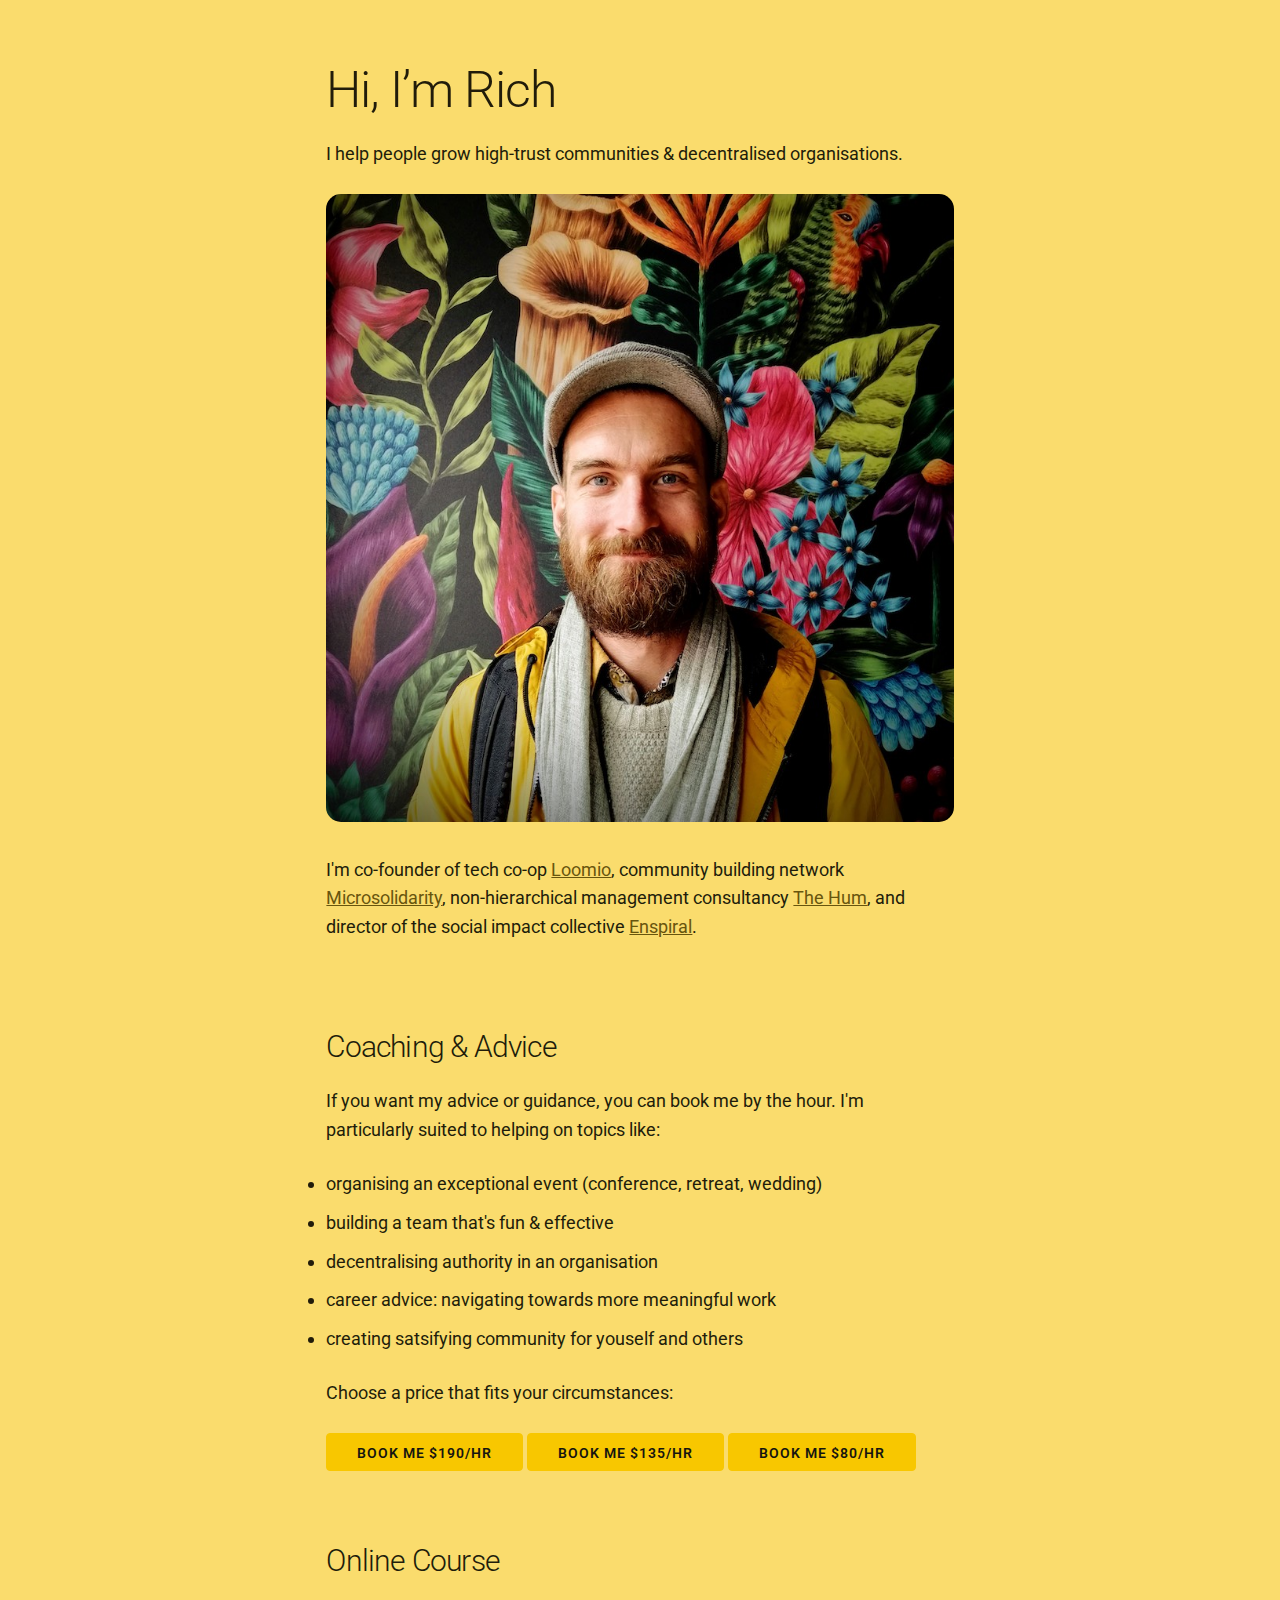
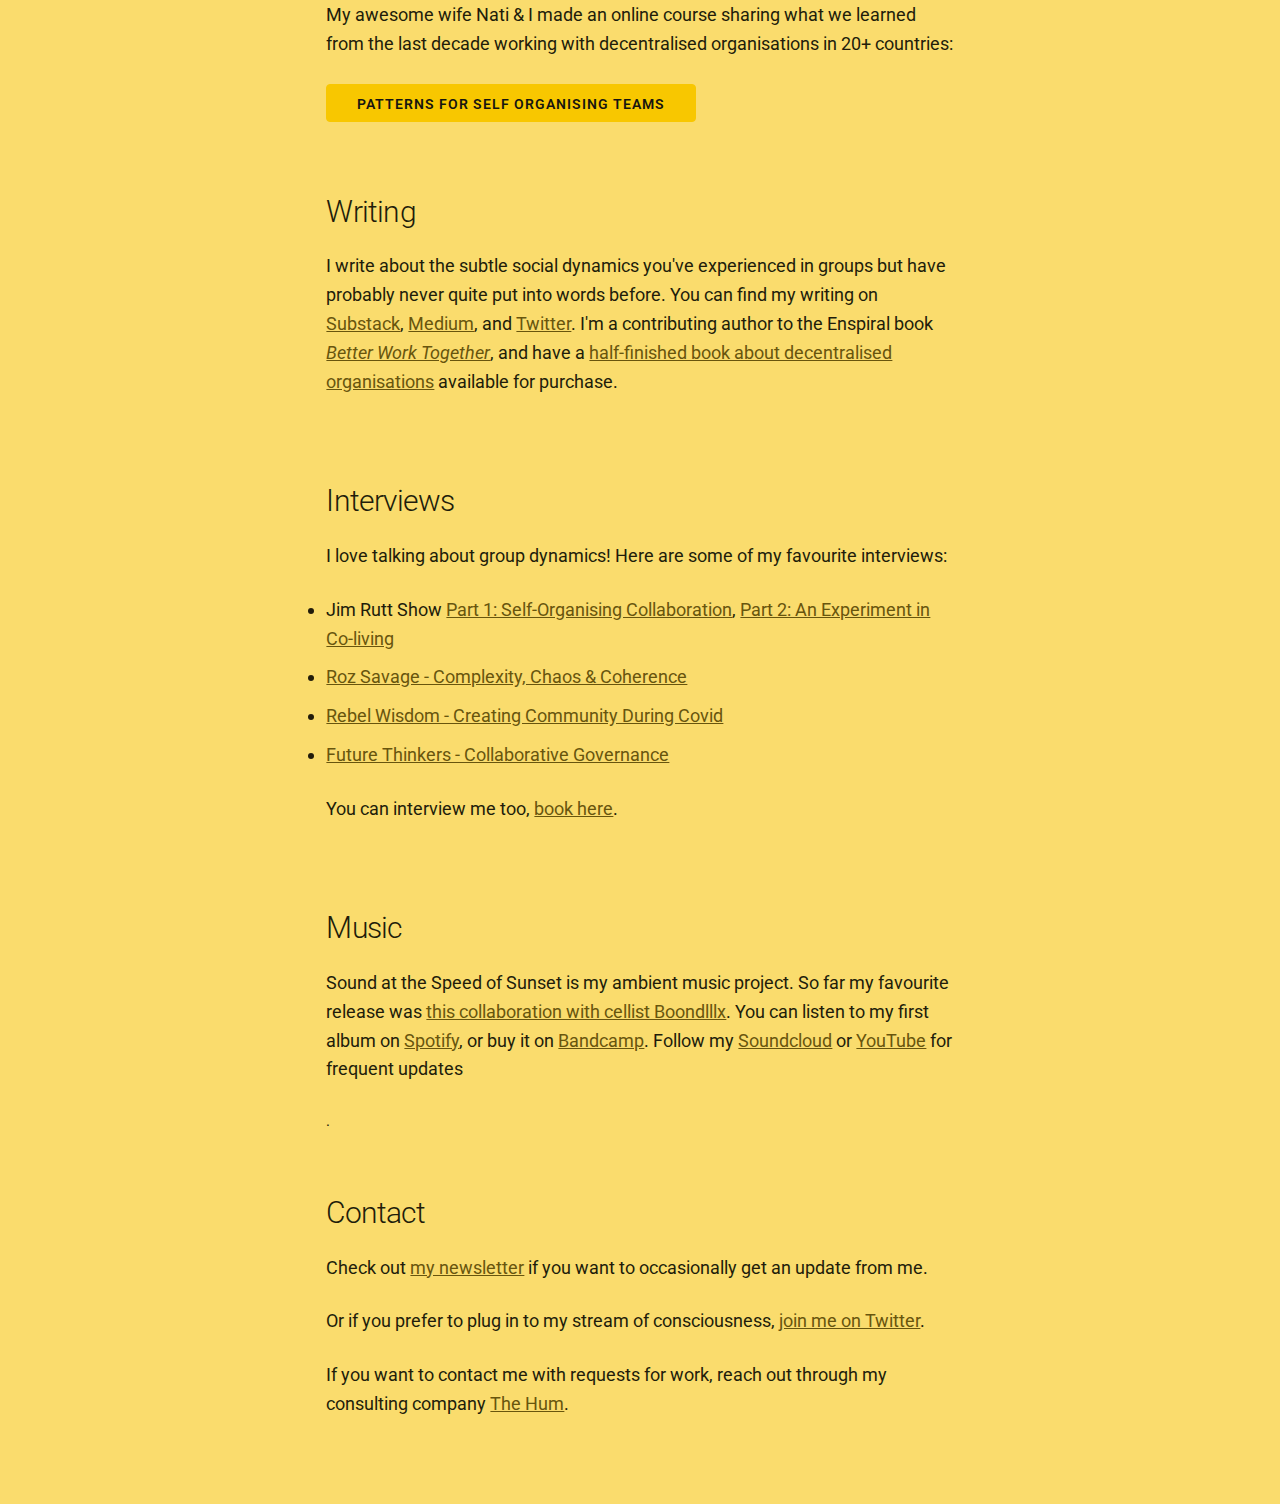
<file: index.html>
<!DOCTYPE html>
<html lang="en">
<head>

  <!-- Basic Page Needs
  –––––––––––––––––––––––––––––––––––––––––––––––––– -->
  <meta charset="utf-8">
  <title>Richard D. Bartlett</title>
  <meta name="description" content="">
  <meta name="author" content="">

  <!-- Mobile Specific Metas
  –––––––––––––––––––––––––––––––––––––––––––––––––– -->
  <meta name="viewport" content="width=device-width, initial-scale=1">

  <!-- FONT
  –––––––––––––––––––––––––––––––––––––––––––––––––– -->
  <link href="//fonts.googleapis.com/css?family=Roboto:400,300,600" rel="stylesheet" type="text/css">

  <!-- CSS
  –––––––––––––––––––––––––––––––––––––––––––––––––– -->
  <link rel="stylesheet" href="css/normalize.css">
  <link rel="stylesheet" href="css/skeleton.css">
  <link rel="stylesheet" href="css/custom.css">

  <!-- Favicon
  –––––––––––––––––––––––––––––––––––––––––––––––––– -->
  <link rel="icon" type="image/png" href="images/favicon.png">

</head>
<body>

  <!-- Primary Page Layout
  –––––––––––––––––––––––––––––––––––––––––––––––––– -->
  <div class="container">

    <div class="row padded">
      <div class="eight columns offset-by-two">
        <h1>Hi, I’m Rich</h1>
        <p>I help people grow high-trust communities & decentralised organisations.</p>
        <p><a href="images/rich floral portrait.jpg"><img class="u-max-full-width" src="images/rich floral portrait small.jpg" alt="Richard D. Bartlett portrait"></a></p>
        <p>I'm co-founder of tech co-op <a href="http://loomio.coop">Loomio</a>, community building network <a href="http://microsolidarity.cc">Microsolidarity</a>, non-hierarchical management consultancy <a href="http://thehum.org">The Hum</a>, and director of the social impact collective <a href="http://enspiral.com">Enspiral</a>.</p>
      </div>
    </div>

      <div class="row padded">
        <div class="eight columns offset-by-two">

          <h4>Coaching & Advice</h4>
          <p>If you want my advice or guidance, you can book me by the hour. I'm particularly suited to helping on topics like:</p>
          <ul>
            <li>organising an exceptional event (conference, retreat, wedding)</li>
            <li>building a team that's fun & effective</li>
            <li>decentralising authority in an organisation</li>
            <li>career advice: navigating towards more meaningful work</li>
            <li>creating satsifying community for youself and others</li>
          </ul>

          <p>Choose a price that fits your circumstances:</p>
          <a class="button button-primary" href="http://calendly.com/richarddbartlett/1to1l">book me $190/hr</a>
          <a class="button button-primary" href="http://calendly.com/richarddbartlett/1to1m">book me $135/hr</a>
          <a class="button button-primary" href="http://calendly.com/richarddbartlett/1to1s">book me $80/hr</a>
        </div>
      </div>
      <div class="row padded">
        <div class="eight columns offset-by-two">
        
          <h4>Online Course</h4>
          <p> My awesome wife Nati & I made an online course sharing what we learned from the last decade working with decentralised organisations in 20+ countries:</p>
          <a class="button button-primary" href="https://www.thehum.org/courses-and-events/patterns-for-self-organising-teams">Patterns For Self Organising Teams</a>
        </div>
      </div>
      <div class="row padded">
        <div class="eight columns offset-by-two">
          <h4>Writing</h4>

          <p>I write about the subtle social dynamics you've experienced in groups but have probably never quite put into words before. You can find my writing on <a href="https://richdecibels.substack.com/">Substack</a>, <a href="https://richdecibels.medium.com/">Medium</a>, and <a href="http://twitter.com/richdecibels">Twitter</a>. I'm a contributing author to the Enspiral book <em><a href="https://betterworktogether.co/">Better Work Together</a></em>, and have a <a href="https://leanpub.com/patterns-for-decentralised-organising">half-finished book about decentralised organisations</a> available for purchase.</p>
            
        </div>
      </div>

      <div class="row padded">
        <div class="eight columns offset-by-two">
          <h4>Interviews</h4>

          <p>I love talking about group dynamics! Here are some of my favourite interviews:</p>
          <ul>
            <li>Jim Rutt Show <a href="http://jimruttshow.com/rich-bartlett/">Part 1: Self-Organising Collaboration</a>, <a href="http://jimruttshow.com/rich-bartlett-2/">Part 2: An Experiment in Co-living</a></li>
            <li><a href="https://anchor.fm/roz-savage/episodes/Rich-Bartlett-Complexity--Chaos-and-Coherence-e1c2ea5">Roz Savage - Complexity, Chaos & Coherence</a></li>
            <li><a href="https://youtube.com/watch?v=yWyZmmJCrSA">Rebel Wisdom - Creating Community During Covid</a></li>
            <li><a href="https://youtube.com/watch?v=SrEr3B3Zuhk">Future Thinkers - Collaborative Governance</a></li>

          </ul>
          <p>You can interview me too, <a href="https://calendly.com/richarddbartlett/interview">book here</a>.</p>
        </div>
      </div>


      <div class="row padded">
        <div class="eight columns offset-by-two">
          <h4>Music</h4>

          <p>Sound at the Speed of Sunset is my ambient music project. So far my favourite release was <a href="https://soundcloud.com/armedwithbow/tones-from-the-cuddle-chamber">this collaboration with cellist Boondlllx</a>. You can listen to my first album on <a href="https://open.spotify.com/album/7fJjuusO8LEK505W47oe8t?si=YtPwDNhkRfqFtdDHdHlYbw">Spotify</a>, or buy it on <a href="https://soundatthespeedofsunset.bandcamp.com/album/sound-at-the-speed-of-sunset">Bandcamp</a>. Follow my <a href="https://soundcloud.com/sound-at-the-speed-of-sunset/">Soundcloud</a> or <a href="https://www.youtube.com/@SoundAtTheSpeedofSunset">YouTube</a> for frequent updates</p>.
        </div>
      </div>

      <div class="row padded">
        <div class="eight columns offset-by-two">
          <h4>Contact</h4>
          <p>Check out <a href="https://richdecibels.substack.com">my newsletter</a> if you want to occasionally get an update from me.</p>
          <p>Or if you prefer to plug in to my stream of consciousness, <a href="https://twitter.com/richdecibels">join me on Twitter</a>.</p>
          <p>If you want to contact me with requests for work, reach out through my consulting company <a href="http://thehum.org">The Hum</a>.</p>
        </div>
      </div>
      <div class="row padded">
      </div>  
  </div>

<!-- End Document
  –––––––––––––––––––––––––––––––––––––––––––––––––– -->
</body>
<script>
  (function(i,s,o,g,r,a,m){i['GoogleAnalyticsObject']=r;i[r]=i[r]||function(){
  (i[r].q=i[r].q||[]).push(arguments)},i[r].l=1*new Date();a=s.createElement(o),
  m=s.getElementsByTagName(o)[0];a.async=1;a.src=g;m.parentNode.insertBefore(a,m)
  })(window,document,'script','https://www.google-analytics.com/analytics.js','ga');

  ga('create', 'UA-20370254-1', 'auto');
  ga('send', 'pageview');

</script>
</html>
</file>
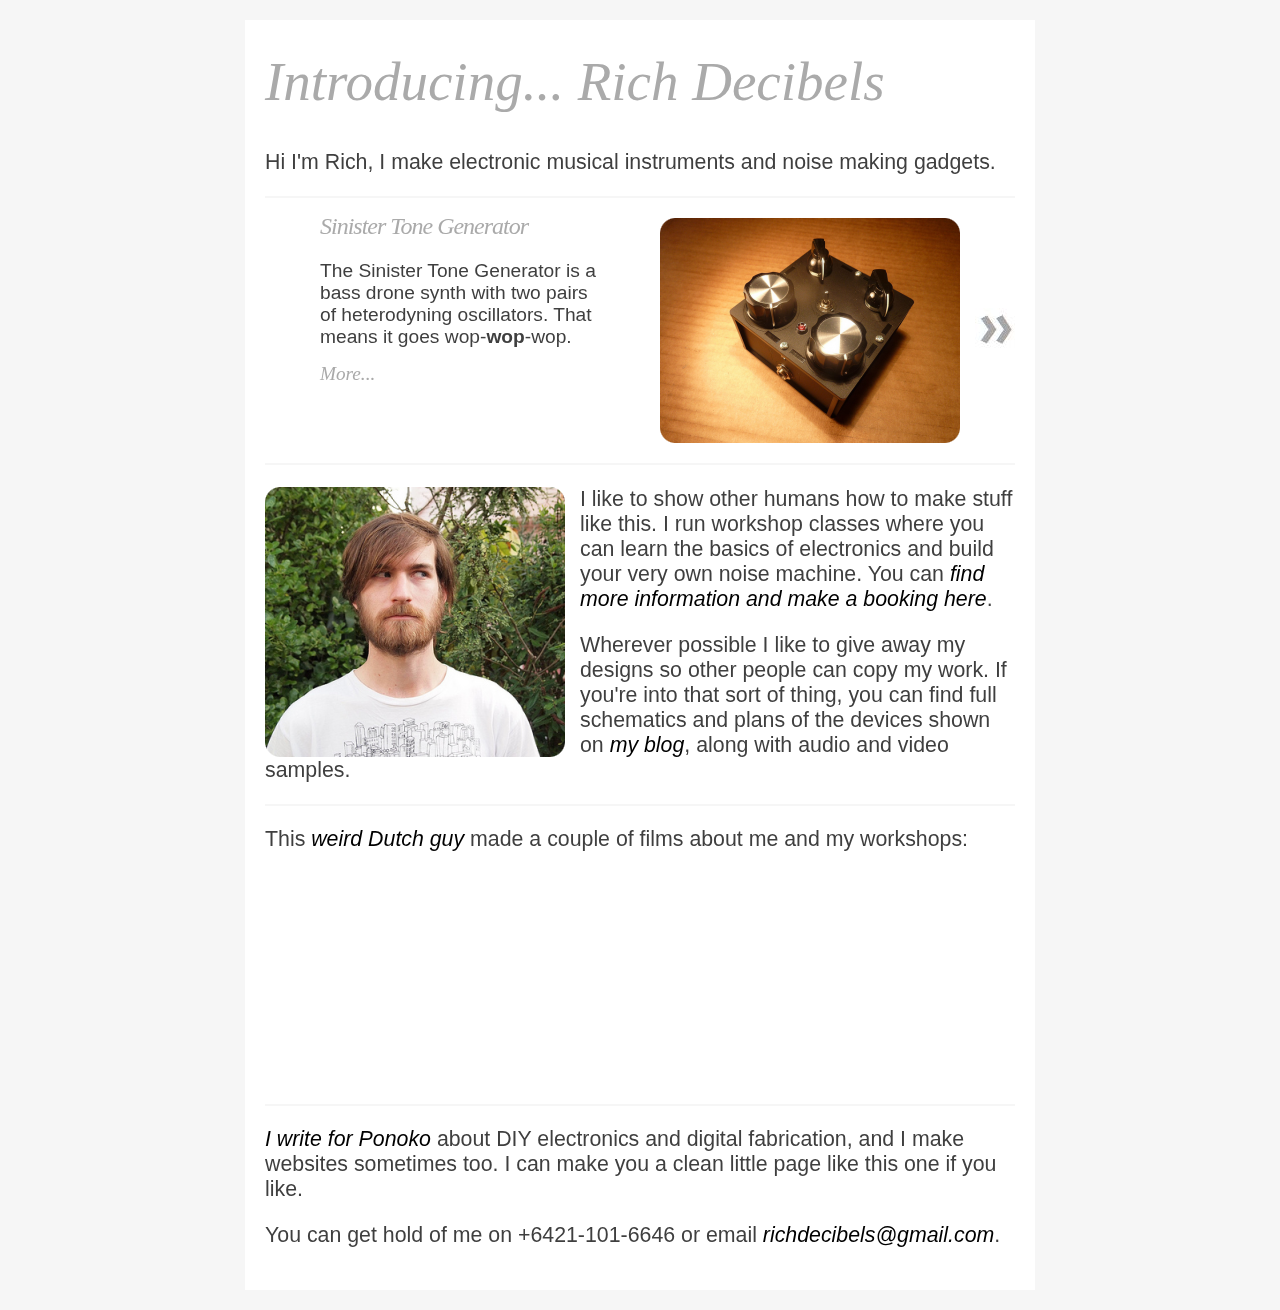
<file: archive/index.html>
<!DOCTYPE html PUBLIC "-//W3C//DTD XHTML 1.0 Transitional//EN" "http://www.w3.org/TR/xhtml1/DTD/xhtml1-transitional.dtd">
<html xmlns="http://www.w3.org/1999/xhtml">
 <head>
  <title>Rich Decibels</title>
  <style type="text/css">
	body{
		font-family: helvetica, arial, sans-serif;
		font-size: 16pt;
		text-align: center;
		margin: 0;
		padding: 0;
		background: #f6f6f6;
		color: #3f3f3f;
	}
	
	#everything{
		width: 750px;
		margin: 20px auto;
		padding: 20px;
		background: white;
		text-align: left;
	}
	
	h1{
		font:italic 55px Georgia, "Times New Roman", Times, serif;
		color:#aaa;
		margin-top: 10px;
	}
	
	h2 {
	  font:italic 24px Georgia, "Times New Roman", Times, serif;
	  color:#aaa;
	  letter-spacing:-1px;
	}
	
	a{
		text-decoration: none;
		font-style: italic;
		color: black;
	}
	
	a:hover{
		text-decoration: underline;
	}
	
	iframe{
		margin: 0;
		padding:0;
	}
	
	
	#vid1{float: left;}
	#vid2{float: right;}
	
	.clear{clear: both;}
	.line{border: 1px solid #f6f6f6}
  </style> 
  
  <style type="text/css">
	<!--
	/** 
	 * Slideshow style rules.
	 */
	#slideshow {
		margin:0 auto;
		width:750px; /* slide width + 80px (left and right arrow */
		height:265px;
		position:relative;
		border: 1px solid #f6f6f6;
		border-width: 2px 0;
		font-size: 90%;
	}
	#slideshow #slidesContainer {
	  margin:0 auto;
	  width:670px;
	  height:265px;
	  overflow:auto; /* allow scrollbar */
	  position:relative;
	}
	#slideshow #slidesContainer .slide {
	  margin:0 auto;
	  width:650px; /* reduce by 20 pixels of #slidesContainer to avoid horizontal scroll */
	  height:265px;
	}

	/** 
	 * Slideshow controls style rules.
	 */
	.control {
	  display:block;
	  width:40px;
	  height:265px;
	  text-indent:-10000px;
	  position:absolute;
	  cursor: pointer;
	}
	#leftControl {
	  top:0px;
	  left:0;
	  background:white url(img/left_arrow.jpg) no-repeat 0 center;
	}
	#rightControl {
	  top:0px;
	  right:0;
	  background:white url(img/right_arrow.jpg) no-repeat 0 center;
	}

	.slideleft{
	  display: block;
	  width: 300px;
	  margin: 15px;
	  float: left;
	}	
	.slide p {
	  margin: 15px 15px 15px 0;
	}
	.slide h2 {
	  margin-top: 0;
	}
	.slide a{
	  font:italic 100% Georgia, "Times New Roman", Times, serif;
  	  color:#aaa;
	  text-decoration: none;
	}
	.slide a:hover{
	  text-decoration: underline;
	}
	
	.slide img {
	  float:right;
	  margin: 20px 15px;
	  width: 300px;
	  height: 225px;
	}
	-->
	</style>
	<script type="text/javascript" src="js/jquery.min.js"></script>
	<script type="text/javascript" src="js/jquery.ba-dotimeout.js"></script>
	<script type="text/javascript">
	$(document).ready(function(){
	  var currentPosition = 0;
	  var slideWidth = 670;
	  var slides = $('.slide');
	  var numberOfSlides = slides.length;
	  var play = true;

	  // Remove scrollbar in JS
	  $('#slidesContainer').css('overflow', 'hidden');

	  // Wrap all .slides with #slideInner div
	  slides
		.wrapAll('<div id="slideInner"></div>')
		// Float left to display horizontally, readjust .slides width
		.css({
		  'float' : 'left',
		  'width' : slideWidth
		});

	  // Set #slideInner width equal to total width of all slides
	  $('#slideInner').css('width', slideWidth * numberOfSlides);

	  // Insert controls in the DOM
	  $('#slideshow')
		.prepend('<span class="control" id="leftControl">Clicking moves left</span>')
		.append('<span class="control" id="rightControl">Clicking moves right</span>');
	  
	  //stop autoplay if 'more...' link clicked
	  $('.more').bind('click', function(){
		play = false;
	  });		

	  // Hide left arrow control on first load
	  manageControls(currentPosition);
	  	  
	  // Create event listeners for .controls clicks	  
	  $('.control')
		.bind('click', function(){
		//stop auto play
		play = false;
		
		// Determine new position
		currentPosition = ($(this).attr('id')=='rightControl') ? currentPosition+1 : currentPosition-1;
		
		move();
	  });
	  
	  function move(){
	  // Hide / show controls
		manageControls(currentPosition);
		// Move slideInner using margin-left
		$('#slideInner').animate({
		  'marginLeft' : slideWidth*(-currentPosition),
		  opacity: 0.7
		}, 900, function() {
		  $('#slideInner').animate({opacity: 1}, 100);			
		});
	  }
	  
	// Auto-slide
	$.doTimeout( 7000, function(){
		if (play) {
			if(currentPosition==numberOfSlides-2){play=false;}
			currentPosition++;
			move();
			return true;
		}
		else return false;
	});
	
	//keyboard control
	$('body').keydown(function(){
		if(event.which == 39){//right arrow
			play = false;
			if(currentPosition!=numberOfSlides-1){
				currentPosition++;
				move();
			}			
		}
		if(event.which == 37){//left arrow
			play = false;
			if(currentPosition != 0){
				currentPosition--;
				move();
			}
		}
	});
	  	 

	  // manageControls: Hides and Shows controls depending on currentPosition
	  function manageControls(position){
		// Hide left arrow if position is first slide
		if(position==0){ $('#leftControl').hide() } else{ $('#leftControl').show() }
		// Hide right arrow if position is last slide
		if(position==numberOfSlides-1){ $('#rightControl').hide() } else{ $('#rightControl').show() }
	  }	
	});
	</script>

  <script type="text/javascript">
    var _gaq = _gaq || [];
    _gaq.push(['_setAccount', 'UA-20370254-1']);
    _gaq.push(['_trackPageview']);

    (function() {
      var ga = document.createElement('script'); ga.type = 'text/javascript'; ga.async = true;
      ga.src = ('https:' == document.location.protocol ? 'https://ssl' : 'http://www') + '.google-analytics.com/ga.js';
      var s = document.getElementsByTagName('script')[0]; s.parentNode.insertBefore(ga, s);
    })();

  </script>
 </head>
 <body>
  <div id="everything">
   <div id="header">
    <h1>Introducing... Rich Decibels</h1>
   </div>
   <div>
    <p>Hi I'm Rich, I make electronic musical instruments and noise making gadgets.</p> 
	<!-- Slideshow HTML -->
	<div id="slideshow">
		<div id="slidesContainer">			
			<div class="slide"><!--Sinister Tone Generator-->
				<div class="slideleft">
					<h2>Sinister Tone Generator</h2>
					<p>The Sinister Tone Generator is a bass drone synth with two pairs of heterodyning oscillators. That means it goes wop-<strong>wop</strong>-wop.</p>
					<p><a href="http://richdecibels.com/blog/?p=166" class="more">More...</a></p>
				</div>
				<img src="img/slideshow/sinister.png" />
			</div>
			<div class="slide"><!--Joybox-->
				<div class="slideleft">
					<h2>The Joybox</h2>
					<p>The Joybox is a joystick-controlled Atari Punk Console in a jewellery box.</p>
					<p>It goes <em>screee</em>-doooo...</p>
					<p><a href="http://richdecibels.com/blog/?p=147" class="more">More...</a></p>
				</div>
				<img src="img/slideshow/joybox.png" />
			</div>			
			<div class="slide"><!--Howlin' Gaptooth-->
				<div class="slideleft">
					<h2>Howlin' Gaptooth</h2>
					<p>This battery-powered guitar practice amp is made from laser cut ply. He was designed in collaboration with artist/illustrator <a title="artist, illustrator, super-babe" href="http://kellyspencer.co.nz">Kelly Spencer</a>.</p>
					<p><a href="http://richdecibels.com/blog/?p=155" class="more">More...</a></p>
				</div>
				<img src="img/slideshow/howlin.png" />
			</div>
			<div class="slide"><!--Brainwave Disruptor-->
				<div class="slideleft">
				<h2>The Brainwave Disruptor</h2>
					<p>The Brainwave Disruptor is an Arduino-based audio-visual device that 'encourages' your brain to enter states more commonly associated with hallucination or deep meditation.</p>
					<p><a href="http://richdecibels.com/blog/?p=235" class="more">More...</a></p>
				</div>
				<img src="img/slideshow/brainwave.png" />					
			</div>
			<!--<div class="slide">
				<div class="slideleft">
				<h2>The Kequencer</h2>
				<p>It's kind of a keyboard and kind of a sequencer: the Kequencer is supremely good at generating out-of-key chiptune melodies.</p>
				<p><a href="http://richdecibels.com/blog/?p=51" class="more">More...</a></p>
				</div>
				<img src="img/slideshow/kequencer.png" />
			</div>-->
			<div class="slide"><!--Kequencer 2-->
				<div class="slideleft">
					<h2>Kequencer 2.0</h2>
					<p>It's kind of a keyboard and kind of a sequencer: the Kequencer is supremely good at generating out-of-key chiptune melodies.</p>
					<p><a href="http://richdecibels.com/blog/?p=119" class="more">More...</a></p>
				</div>
				<img src="img/slideshow/kequencer2.png" />
			</div>
			<!--<div class="slide">
				<div class="slideleft">
					<h2>The Exenterator</h2>
					<p>Commissioned by experimental vocalist St. Cosmos, this drone synth turns his already rather eviscerating voice into something altogether more terrifying.</p>
					<p><a href="http://richdecibels.com/blog/?p=254" class="more">More...</a>
					</p>
				</div>
				<img src="img/slideshow/exenterator.png" />
			</div>-->
			<div class="slide"><!--Ceiling-->
				<div class="slideleft">
					<h2>Cedar Ceiling Speakers</h2>
					<p>This is one of a pair of ceiling speakers I made from recycled cedar weather-boards.</p>					
				</div>
				<img src="img/slideshow/ceiling.png"/>
			</div>
			<div class="slide"><!--Chelsea-->
				<div class="slideleft">
					<h2>Chelsea amp</h2>
					<p>This is one of the first things I ever built: a battery-powered guitar practice amp in a golden syrup tin.</p>
					<p>Based on the <a href="http://www.beavisaudio.com/projects/NoisyCricket/">Noisy Cricket</a>.</p>					
				</div>
				<img src="img/slideshow/chelsea.png"/>
			</div>
			<div class="slide"><!--Airstream-->
				<div class="slideleft">
					<h2>Airstream Amp</h2>
					<p>The Airstream is a 30W stereo amp built into the shell of a 1960's portable TV.</p>
				</div>
				<img src="img/slideshow/airstream.png"/>
			</div>
			<div class="slide"><!--Synthbot-->
				<div class="slideleft">
					<h2>Synthbot</h2>
					<p>Synthbot was an exhibition of singing robots created in collaboration with illustrator and rainbow rider <a href="http://lanceravenswood.com/FreeLance/home.html">FreeLance</a>.</p>
					<p><a href="http://richdecibels.com/exhibition/" class="more">More...</a>
					</p>
				</div>
				<img src="img/slideshow/synthbot.png"/>
			</div>
		</div>
	</div>

	
	<p><img src="img/bungeye.png" style="float:left; margin-right: 15px" width="300px" height="270px"/>I like to show other humans how to make stuff like this. I run workshop classes where you can learn the basics of electronics and build your very own noise machine. You can <a class="highlight" href="http://richdecibels.com/blog/?cat=6">find more information and make a booking here</a>.</p>
	
	<p>Wherever possible I like to give away my designs so other people can copy my work. If you're into that sort of thing, you can find full schematics and plans of the devices shown on <a href="blog">my blog</a>, along with audio and video samples.</p> 
	<div class="clear"></div>
	
	<div class="line"></div>

	<p>This <a href="http://lekrmoi.com">weird Dutch guy</a> made a couple of films about me and my workshops:</p>
	<iframe id="vid1" src="http://player.vimeo.com/video/29172356?title=0&amp;byline=0&amp;portrait=0" width="365" height="205" frameborder="0" webkitAllowFullScreen mozallowfullscreen allowFullScreen></iframe>
	<iframe id="vid2" src="http://player.vimeo.com/video/29819573?title=0&amp;byline=0&amp;portrait=0" width="365" height="205" frameborder="0" webkitAllowFullScreen mozallowfullscreen allowFullScreen></iframe>
	<div class="clear">&nbsp;</div>

	<div class="line"></div>
	
	<p><a href="http://blog.ponoko.com/category/writers/rich-decibels">I write for Ponoko</a> about DIY electronics and digital fabrication, and I make websites sometimes too. I can make you a clean little page like this one if you like.</p>
	
	<p>You can get hold of me on +6421-101-6646 or email <a href="mailto:richdecibels@gmail.com">richdecibels@gmail.com</a>.</p>
   </div>
  </div>
 </body>
</html>
</file>
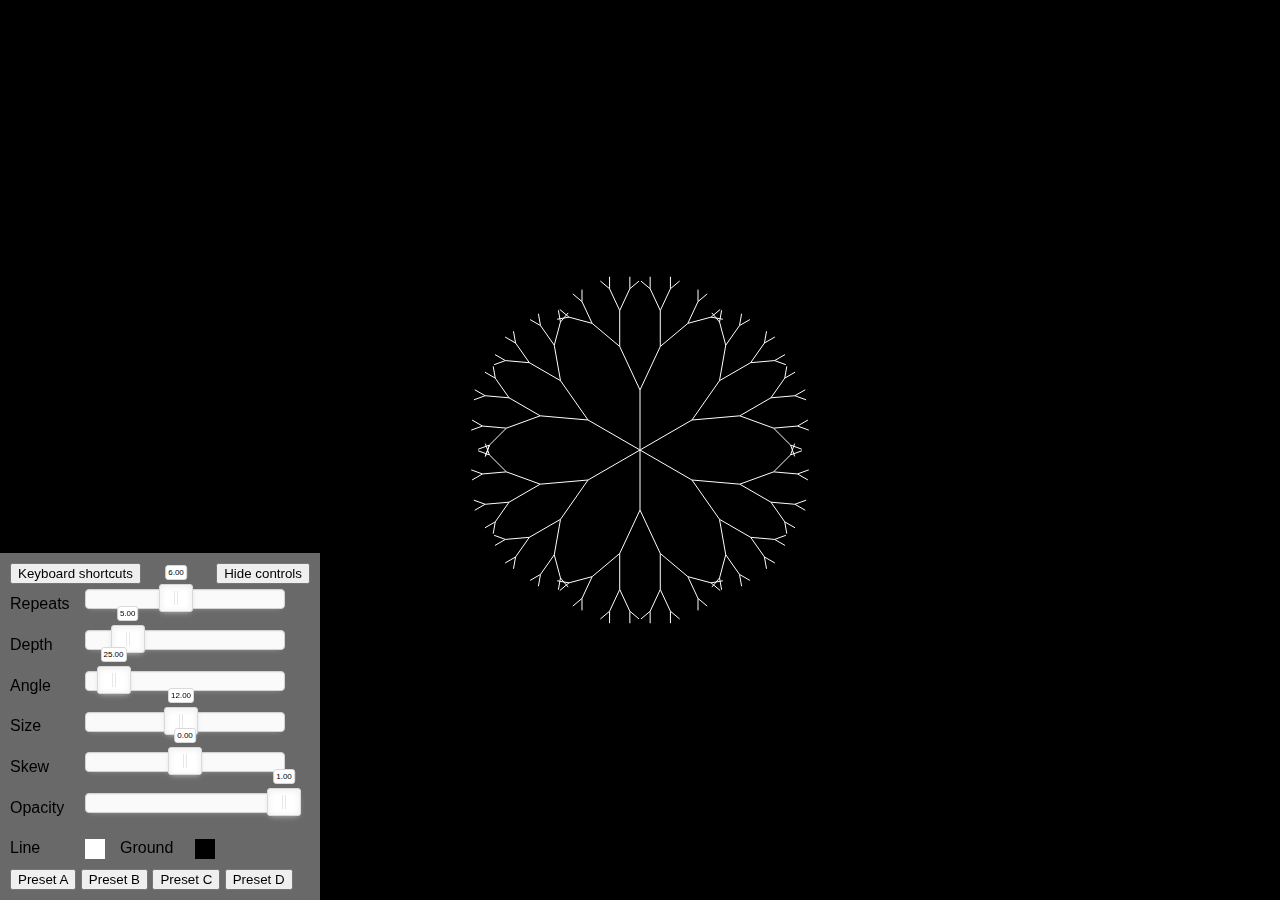
<file: fractal-tree/index.html>
<html>
  <head>
    <link rel="stylesheet" href="nouislider/nouislider.min.css">
    <link rel="stylesheet" href="css/style.css">

<!-- Todo
* Refactor code
* Line colour + Background: need better colour picker ui, including opacity
* Display nodes but not branches
* Add screenshot button (or upload to imgur button)
* different input modes: e.g. text input, or imogen's gloves
* Different numbers of branches at different depths, e.g. 1, 2, 3, 5, 8
* Modify relationship between recursive depth and branch length
* Add animation mode, e.g. for each param, set a range and a rate of change
* add params to URL to make patterns shareable
* add random generator
* add genetic breeding

 -->

  </head>

<body id="body">
  <script>
    (function() {
      var meta = document.createElement("meta");
      meta.setAttribute('name','viewport');
      var content = 'initial-scale=';
      content += 2 / window.devicePixelRatio;
      content += ',user-scalable=no';
      meta.setAttribute('content', content);
      document.getElementsByTagName('head')[0].appendChild(meta);
    })();
  </script>
  <div id="input-mask"></div>

  <div id='canvasContainer'>
    <canvas id="canvas"></canvas>
  </div>

  <div id="controls">
    <button id="keybindings">Keyboard shortcuts</button>
    <button id="toggleControls">Hide controls</button>
    <div id="controlsWrapper">

      <div id="sliderControls">
        <div class="sliderLabels">Repeats</div><div class="sliders" id="repeats"></div>
        <div class="sliderLabels">Depth</div><div class="sliders" id="depth"></div>
        <div class="sliderLabels">Angle</div><div class="sliders" id="offset"></div>
        <div class="sliderLabels">Size</div><div class="sliders" id="size"></div>
        <div class="sliderLabels">Skew</div><div class="sliders" id="skew"></div>
        <div class="sliderLabels">Opacity</div><div class="sliders" id="opacity"></div>
      </div>

      <div id="colorControls">
        <div id="lineColor">
          Line
          <div class="color-input" id="color-input-1"></div>
          <div class="color-picker" id="color-picker-1">
            <canvas class="color-block" id="color-block-1" height="150" width="150"></canvas>
            <canvas class="color-strip" id="color-strip-1" height="150" width="30"></canvas>
          </div>
        </div>
        <div id="groundColor">
          Ground
          <div class="color-input" id="color-input-2"></div>
          <div class="color-picker" id="color-picker-2">
            <canvas class="color-block" id="color-block-2" height="150" width="150"></canvas>
            <canvas class="color-strip" id="color-strip-2" height="150" width="30"></canvas>
          </div>
        </div>
      </div>
      <div id="buttonControls">
        <button id="presetBtnA">Preset A</button>
        <button id="presetBtnB">Preset B</button>
        <button id="presetBtnC">Preset C</button>
        <button id="presetBtnD">Preset D</button>
      </div>
    </div>
  </div>

  <script src="nouislider/nouislider.min.js"></script>

  <script src="js/color-picker.js"></script>
  <script src="js/mousetrap.min.js"></script>


  <script type="text/javascript">

    //  INIT SLIDERS

    var sliders = document.getElementsByClassName('sliders');
    noUiSlider.create(sliders["repeats"], {
      start: 6, tooltips: true, step: 1, range: { 'min': 1, 'max': 12 }
    });
    noUiSlider.create(sliders["depth"], {
      start: 5, tooltips: true, step: 1, range: { 'min': 1, 'max': 20 }
    });
    noUiSlider.create(sliders["offset"], {
      start: 25, tooltips: true, step: 1, range: { 'min': 0, 'max': 180 }
    });
    noUiSlider.create(sliders["size"], {
      start: 12, tooltips: true, step: 1, range: { 'min': 0, 'max': 25 }
    });
    noUiSlider.create(sliders["skew"], {
      start: 0, tooltips: true, step: 1, range: { 'min': [-90], 'max': [90] }
    });
    noUiSlider.create(sliders["opacity"], {
      start: 1, tooltips: true, step: 0.025, range: { 'min': 0, 'max': 1 }
    });

    for ( var i = 0; i < sliders.length; i++ ) {
      sliders[i].noUiSlider.on('slide', drawTreeFromSliders);
    }

    // INIT KEYBINDINGS

    Mousetrap.bind('q', function() { incSlider(0); });
    Mousetrap.bind('w', function() { incSlider(1); });
    Mousetrap.bind('e', function() { incSlider(2); });
    Mousetrap.bind('r', function() { incSlider(3); });
    Mousetrap.bind('t', function() { incSlider(4); });
    Mousetrap.bind('y', function() { incSlider(5); });
    Mousetrap.bind('a', function() { decSlider(0); });
    Mousetrap.bind('s', function() { decSlider(1); });
    Mousetrap.bind('d', function() { decSlider(2); });
    Mousetrap.bind('f', function() { decSlider(3); });
    Mousetrap.bind('g', function() { decSlider(4); });
    Mousetrap.bind('h', function() { decSlider(5); });

    Mousetrap.bind('1', function() { loadPreset(0); });
    Mousetrap.bind('2', function() { loadPreset(1); });
    Mousetrap.bind('3', function() { loadPreset(2); });
    Mousetrap.bind('4', function() { loadPreset(3); });

    function incSlider(index){
      console.log('inc. index:' + index)
      sliders[index].noUiSlider.set(Number(sliders[index].noUiSlider.get()) + sliders[index].noUiSlider.options.step);
      drawTreeFromSliders()
    }

    function decSlider(index){
      console.log('dec. index:' + index)
      sliders[index].noUiSlider.set(Number(sliders[index].noUiSlider.get()) - sliders[index].noUiSlider.options.step);
      drawTreeFromSliders()
    }

    var preset = [
      {repeats: 1, depth: 10, offset: 14, size: 6, skew: 7, opacity: 1}
    , {repeats: 2, depth: 9, offset: 44, size: 6, skew: -26, opacity: 1}
    , {repeats: 6, depth: 14, offset: 60, size: 20, skew: 0, opacity: 0.13}
    , {repeats: 5, depth: 9, offset: 180, size: 20, skew: -60, opacity: 0.25}
    ];

    document.getElementById('keybindings').addEventListener('click', function(){
      alert("Keybindings:\nPress 1-4 keys for presets.\nMove slider 1 with Q+A, slider 2 with W+A, etc.");
    });



    function loadPreset(index){
      sliders["repeats"].noUiSlider.set(preset[index].repeats);
      sliders["depth"].noUiSlider.set(preset[index].depth);
      sliders["offset"].noUiSlider.set(preset[index].offset);
      sliders["size"].noUiSlider.set(preset[index].size);
      sliders["skew"].noUiSlider.set(preset[index].skew);
      sliders["opacity"].noUiSlider.set(preset[index].opacity);

      drawTreeFromSliders()
    }

    var toggle = true;

    document.getElementById('toggleControls').addEventListener('click', function(){
      if(toggle){
        document.getElementById('controlsWrapper').style.setProperty('display', 'none');
        document.getElementById('toggleControls').innerHTML = "Show";
        toggle = false;
      }
      else{
        document.getElementById('controlsWrapper').style.setProperty('display', 'block');
        document.getElementById('toggleControls').innerHTML = "Hide";
        toggle = true;
      }
    });

    document.getElementById('presetBtnA').addEventListener('click', function(){
      loadPreset(0)
    });

    document.getElementById('presetBtnB').addEventListener('click', function(){
      loadPreset(1)
    });

    document.getElementById('presetBtnC').addEventListener('click', function(){
      loadPreset(2)
    });

    document.getElementById('presetBtnD').addEventListener('click', function(){
      loadPreset(4)
    });

    function drawTreeFromSliders(){
      repeats = Number(sliders["repeats"].noUiSlider.get());
      depth = sliders["depth"].noUiSlider.get();
      offset = Number(sliders["offset"].noUiSlider.get());
      size = sliders["size"].noUiSlider.get();
      height = width = size;
      skew = Number(sliders["skew"].noUiSlider.get());
      context.globalAlpha = Number(sliders["opacity"].noUiSlider.get());
      context.strokeStyle = rgbaColor;
      drawNewTree(rootX, rootY, -90, depth);
    }

  </script>

  <script type="text/javascript">

    var repeats = 6;
    var depth = 5;
    var offset = 25;
    var height = 12;
    var width = 12;
    var skew = 0;
    var alpha = 1;

    var canvas = document.getElementById('canvas');
    canvas.width = window.innerWidth;
    canvas.height = window.innerHeight;
    // if(window.innerWidth < 500){ canvas.height = window.innerHeight - 200; }

    var context = canvas.getContext('2d');

    // context.fillStyle = 'rgb(255,25,255)';
    context.strokeStyle = 'rgba(255,255,255,1)';
    context.globalAlpha = alpha;
    context.lineWidth = 1;

    var deg_to_rad = Math.PI / 180.0;
    var rootX = canvas.width / 2;
    var rootY = canvas.height / 2;

    function drawLine(x1, y1, x2, y2, brightness){
      context.moveTo(x1, y1);
      context.lineTo(x2, y2);
    }

    function drawReflectedTrees(x1, y1, angle, depth){
      while (repeats - treeIteration !== 0) {
        // console.log("repeats: " + repeats + " treeIteration:" + treeIteration)
        drawTree(x1, y1, angle, depth);
        treeIteration++;
      }
    }

    function drawTree(x1, y1, angle, depth){
      var mirrorAngle = treeIteration/repeats * (2 * Math.PI)
      if (depth !== 0){
        var x2 = x1 + (Math.cos(angle * deg_to_rad + mirrorAngle) * depth * width);
        var y2 = y1 + (Math.sin(angle * deg_to_rad + mirrorAngle) * depth * height);
        drawLine(x1, y1, x2, y2, depth);
        drawTree(x2, y2, (angle + offset + skew), depth - 1);
        drawTree(x2, y2, (angle - offset), depth - 1);
      }
    }


    function drawNewTree(x1, y1, angle, depth){
      context.clearRect(0, 0, canvas.width, canvas.height);
      context.beginPath();
      treeIteration = 0;
      drawReflectedTrees(x1, y1, angle, depth);
      context.closePath();
      context.stroke();
    }

    drawNewTree(rootX, rootY, -90, depth);

  </script>

  </body>
</html>
</file>
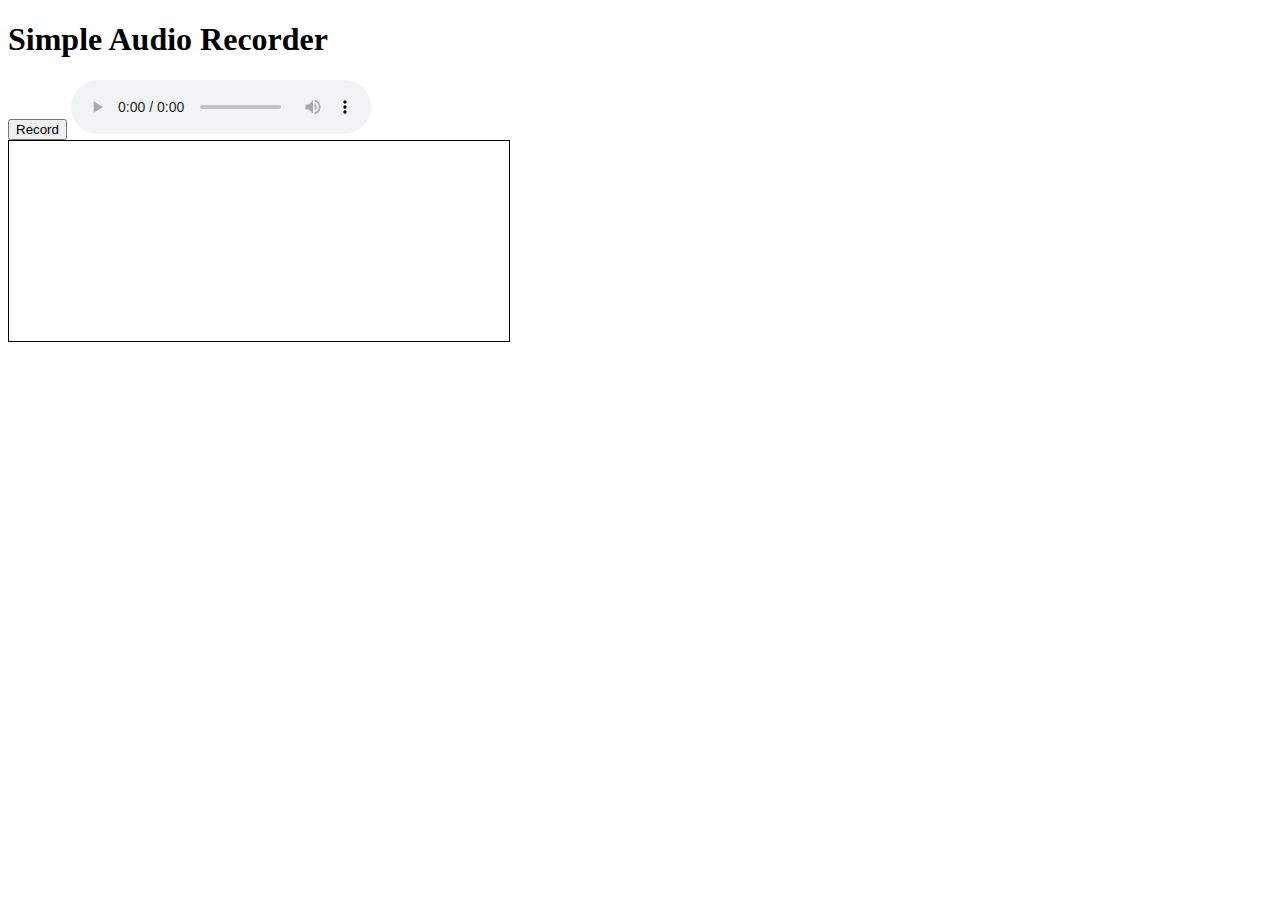
<file: vibe-mechanic/index.html>
<!DOCTYPE html>
<html lang="en">
<head>
    <meta charset="UTF-8">
    <meta name="viewport" content="width=device-width, initial-scale=1.0">
    <title>Vibe Mechanic</title>
    <link rel="stylesheet" href="style.css">
</head>

<body>
    <h1>Simple Audio Recorder</h1>
    <button id="recordButton">Record</button>
    <audio id="audioPlayback" controls></audio>
    <br />
	<canvas id="waveformCanvas" width="500" height="200"></canvas>

	<script type="module" src="js/main.js"></script>

</body>
</html>
</file>
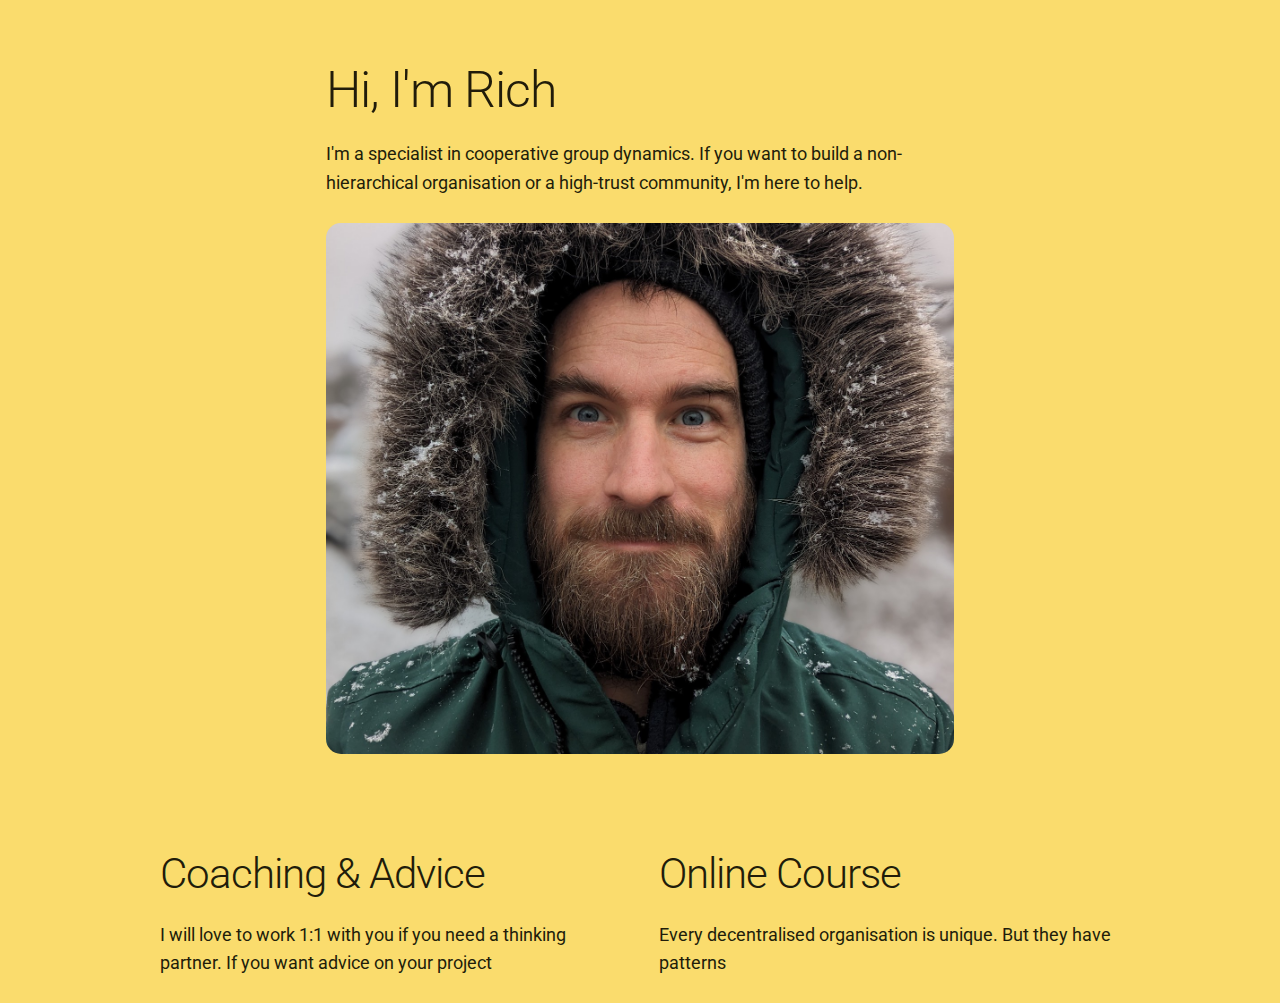
<file: index-v3.html>
<!DOCTYPE html>
<html lang="en">
<head>

  <!-- Basic Page Needs
  –––––––––––––––––––––––––––––––––––––––––––––––––– -->
  <meta charset="utf-8">
  <title>Richard D. Bartlett</title>
  <meta name="description" content="">
  <meta name="author" content="">

  <!-- Mobile Specific Metas
  –––––––––––––––––––––––––––––––––––––––––––––––––– -->
  <meta name="viewport" content="width=device-width, initial-scale=1">

  <!-- FONT
  –––––––––––––––––––––––––––––––––––––––––––––––––– -->
  <link href="//fonts.googleapis.com/css?family=Roboto:400,300,600" rel="stylesheet" type="text/css">

  <!-- CSS
  –––––––––––––––––––––––––––––––––––––––––––––––––– -->
  <link rel="stylesheet" href="css/normalize.css">
  <link rel="stylesheet" href="css/skeleton.css">
  <link rel="stylesheet" href="css/custom.css">

  <!-- Favicon
  –––––––––––––––––––––––––––––––––––––––––––––––––– -->
  <link rel="icon" type="image/png" href="images/favicon.png">

</head>
<body>

  <!-- Primary Page Layout
  –––––––––––––––––––––––––––––––––––––––––––––––––– -->
  <div class="container">
    <div class="row padded">
      <div class="eight columns offset-by-two">
        <h1>Hi, I'm Rich</h1>
        <p>I'm a specialist in cooperative group dynamics. If you want to build a non-hierarchical organisation or a high-trust community, I'm here to help.</p>
        <p><img class="u-max-full-width" src="images/rich winter portrait cropped.jpg" alt="Richard D. Bartlett portrait"></p>
      </div>
    </div>
    <div class="row padded">
      <div class="six columns">
        <h2>Coaching & Advice</h2>
        <p>I will love to work 1:1 with you if you need a thinking partner. If you want advice on your project</p>
      </div>
      <div class="six columns">
        <h2>Online Course</h2>
        <p>Every decentralised organisation is unique. But they have patterns</p>
      </div>
    </div>
  </div>

<!-- End Document
  –––––––––––––––––––––––––––––––––––––––––––––––––– -->
</body>
<script>
  (function(i,s,o,g,r,a,m){i['GoogleAnalyticsObject']=r;i[r]=i[r]||function(){
  (i[r].q=i[r].q||[]).push(arguments)},i[r].l=1*new Date();a=s.createElement(o),
  m=s.getElementsByTagName(o)[0];a.async=1;a.src=g;m.parentNode.insertBefore(a,m)
  })(window,document,'script','https://www.google-analytics.com/analytics.js','ga');

  ga('create', 'UA-20370254-1', 'auto');
  ga('send', 'pageview');

</script>
</html>
</file>
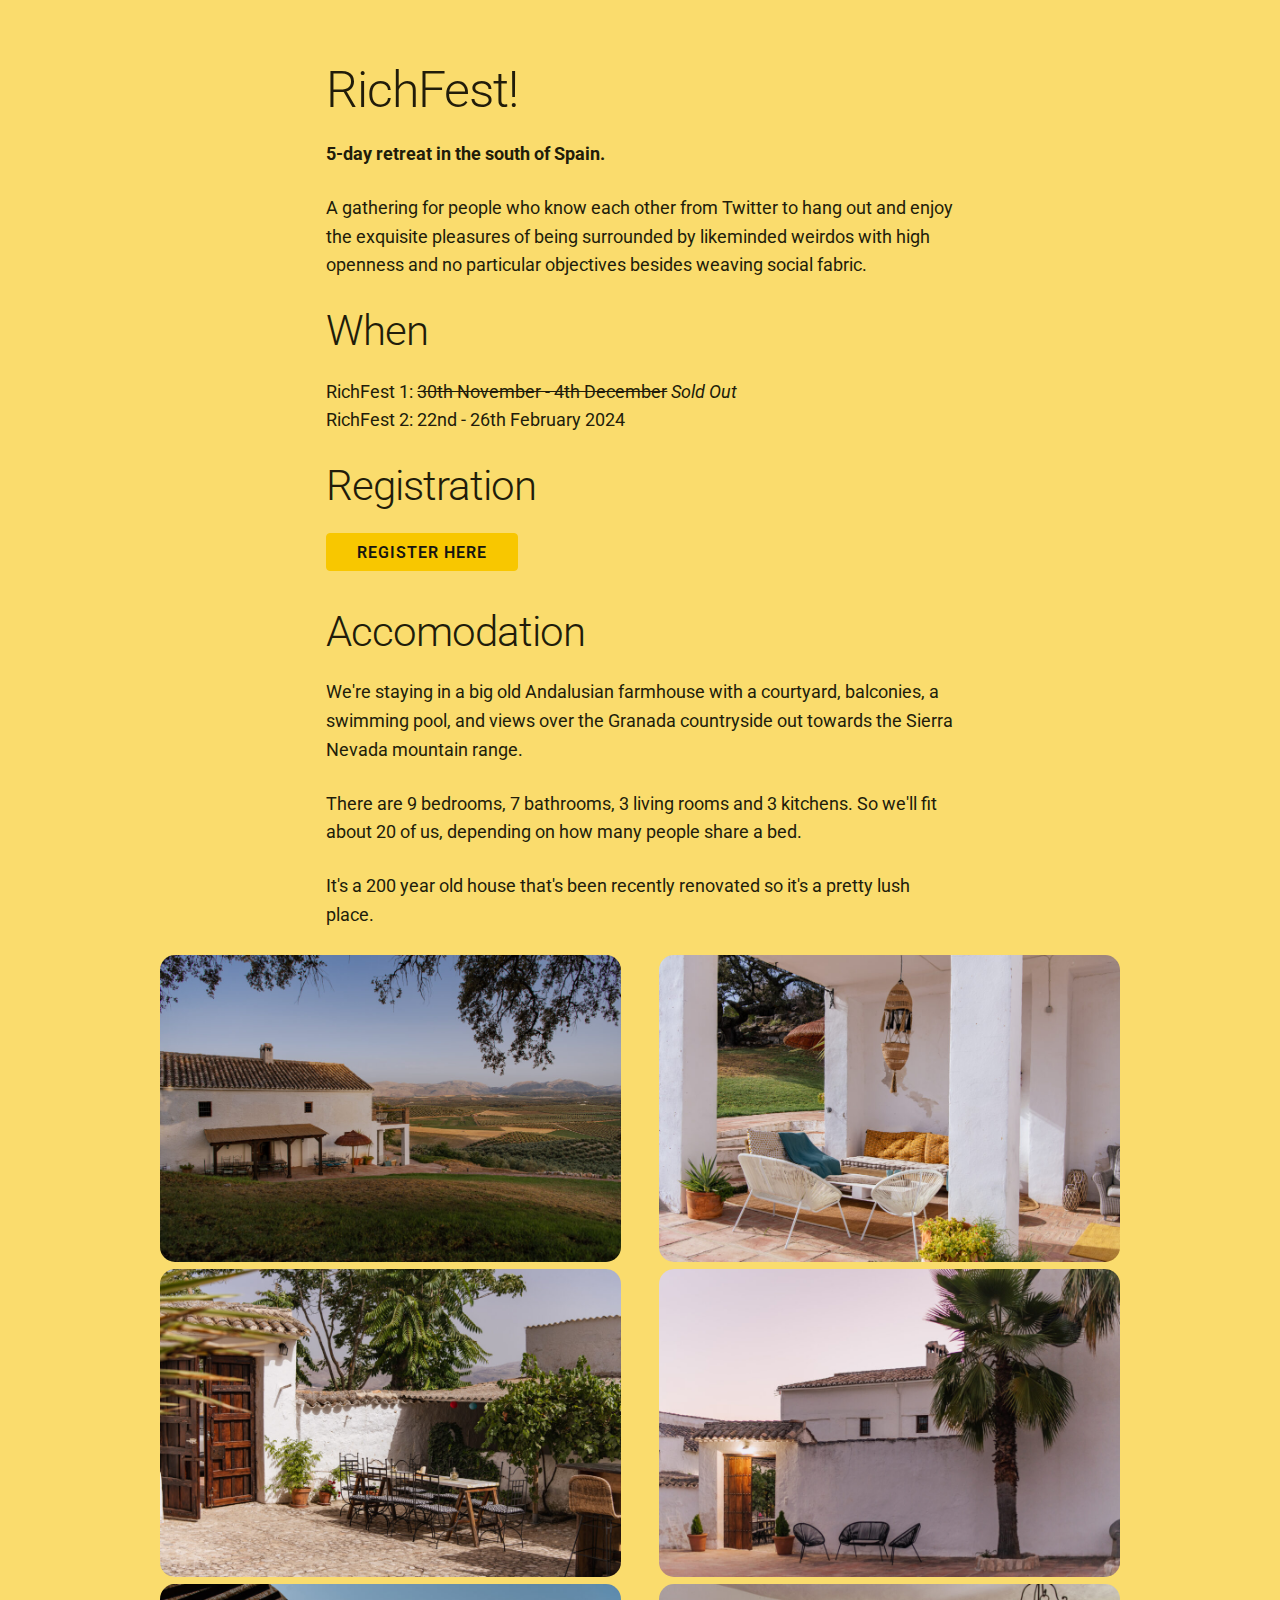
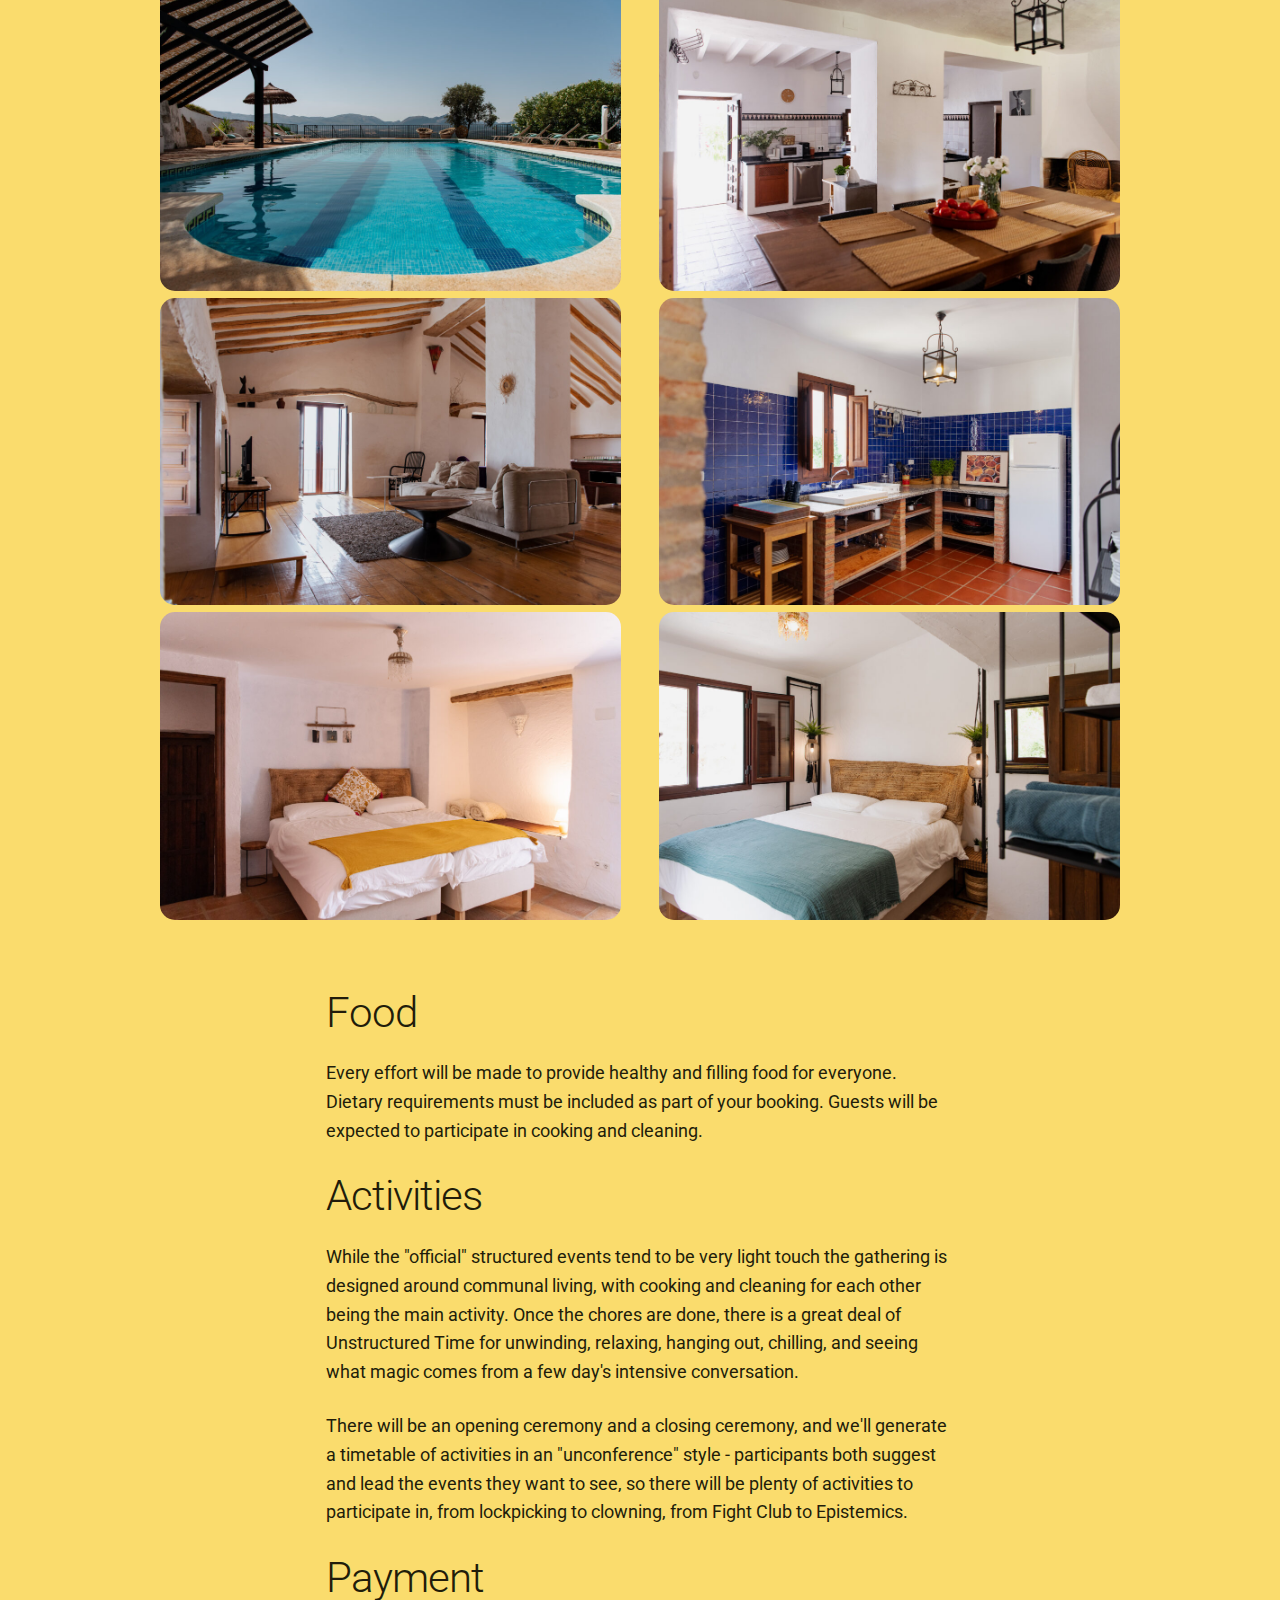
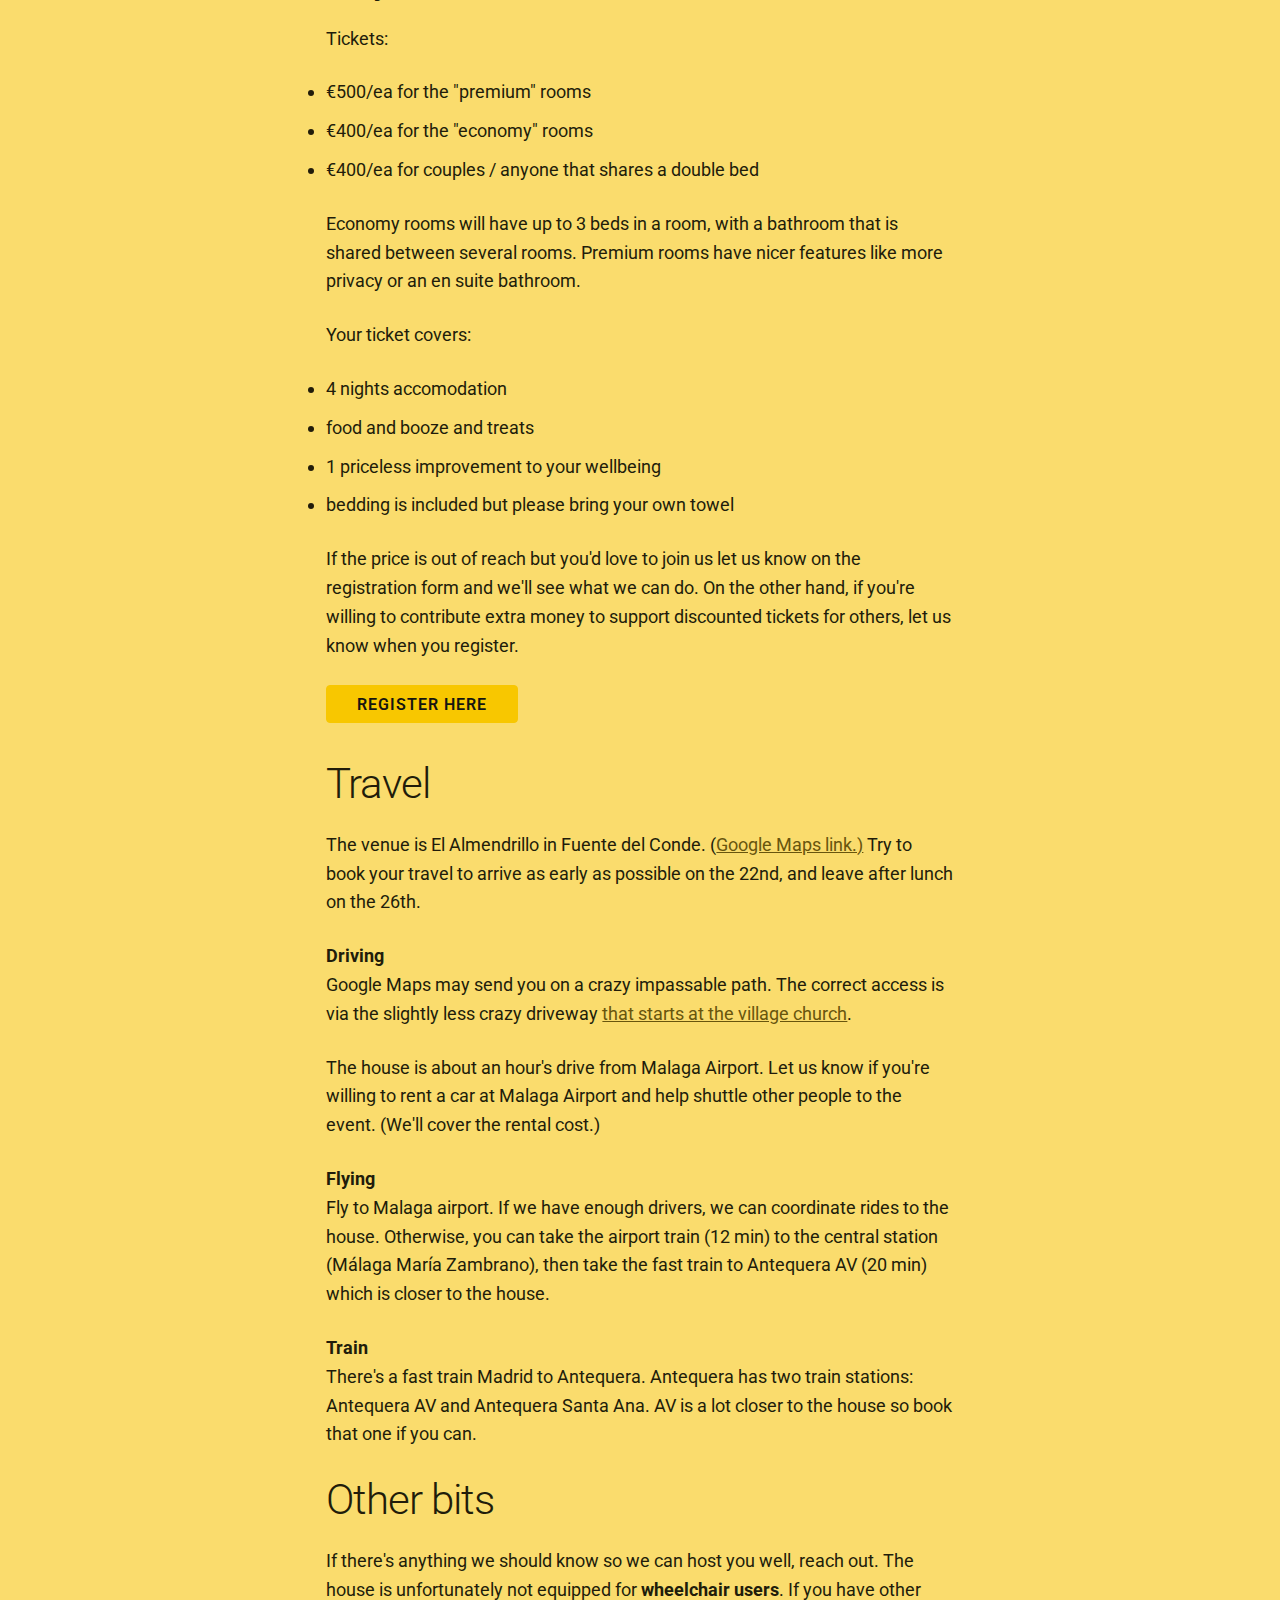
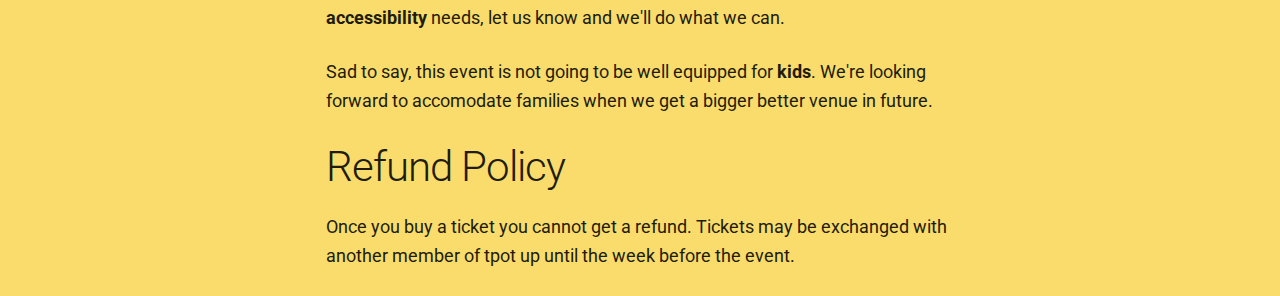
<file: richfest.html>
<!DOCTYPE html>
<html lang="en">
<head>

  <!-- Basic Page Needs
  –––––––––––––––––––––––––––––––––––––––––––––––––– -->
  <meta charset="utf-8">
  <title>RichFest!</title>
  <meta name="description" content="">
  <meta name="author" content="">

  <meta property="og:title" content="RichFest!" />
  <meta property="og:description" content="5 days in the south of Spain" />
  <meta property="og:url" content="https://richdecibels.com/richfest.html" />
  <meta property="og:image" content="https://richdecibels.com/images/richfest/photo1.jpeg" />
  <meta name="twitter:card" content="summary_large_image">


  <!-- Mobile Specific Metas
  –––––––––––––––––––––––––––––––––––––––––––––––––– -->
  <meta name="viewport" content="width=device-width, initial-scale=1">

  <!-- FONT
  –––––––––––––––––––––––––––––––––––––––––––––––––– -->
  <link href="//fonts.googleapis.com/css?family=Roboto:400,300,600" rel="stylesheet" type="text/css">

  <!-- CSS
  –––––––––––––––––––––––––––––––––––––––––––––––––– -->
  <link rel="stylesheet" href="css/normalize.css">
  <link rel="stylesheet" href="css/skeleton.css">
  <link rel="stylesheet" href="css/custom.css">

  <!-- Favicon
  –––––––––––––––––––––––––––––––––––––––––––––––––– -->
  <link rel="icon" type="image/png" href="images/favicon.png">

</head>
<body>

  <!-- Primary Page Layout
  –––––––––––––––––––––––––––––––––––––––––––––––––– -->
  <div class="container">

    <div class="row padded">
      <div class="eight columns offset-by-two">
        <h1 id="richfest-">RichFest!</h1>
        <p><strong>5-day retreat in the south of Spain.</strong></p>
        <p>A gathering for people who know each other from Twitter to hang out and enjoy the exquisite pleasures of being surrounded by likeminded weirdos with high openness and no particular objectives besides weaving social fabric.</p>


        <h2 id="whennbsp">When</h2>
        <p>RichFest 1: <s>30th November - 4th December</s> <em>Sold Out</em><br />
        RichFest 2: 22nd - 26th February 2024</p>

        <h2 id="registration">Registration</h2>
        <p><a target="_blank" class="button button-primary" href="https://forms.gle/S2KWH51CQtcDPZ4AA">Register here</a></p>


        <h2 id="accomodation">Accomodation</h2>
        <p>We're staying in a big old Andalusian farmhouse with a courtyard, balconies, a swimming pool, and views  over the Granada countryside out towards the Sierra Nevada mountain range.</p>
        <p>There are 9 bedrooms, 7 bathrooms, 3 living rooms and 3 kitchens. So we'll fit about 20 of us, depending on how many people share a bed.</p>
        <p>It's a 200 year old house that's been recently renovated so it's a pretty lush place.</p>
      </div>
    </div>
    <div class="row">
      <div class="six columns">
        <img class="u-max-full-width" src="images/richfest/photo1.jpeg">
        <img class="u-max-full-width" src="images/richfest/photo2.jpeg">
        <img class="u-max-full-width" src="images/richfest/photo5.jpeg">
        <img class="u-max-full-width" src="images/richfest/photo11.jpeg">
        <img class="u-max-full-width" src="images/richfest/photo12.jpeg">

      </div>
      <div class="six columns">
        <img class="u-max-full-width" src="images/richfest/photo3.jpeg">
        <img class="u-max-full-width" src="images/richfest/photo4.jpeg">
        <img class="u-max-full-width" src="images/richfest/photo7.jpeg">
        <img class="u-max-full-width" src="images/richfest/photo10.jpeg">
        <img class="u-max-full-width" src="images/richfest/photo9.jpeg">

      </div>
    </div>
    <div class="row padded">
      <div class="eight columns offset-by-two">
        <h2 id="food">Food</h2>
        <p>Every effort will be made to provide healthy and filling food for everyone. Dietary requirements must be included as part of your booking. Guests will be expected to participate in cooking and cleaning.</p>

        <h2 id="activities">Activities</h2>
        <p>While the "official" structured events tend to be very light touch the gathering is designed around communal living, with cooking and cleaning for each other being the main activity. Once the chores are done, there is a great deal of Unstructured Time for unwinding, relaxing, hanging out, chilling, and seeing what magic comes from a few day's intensive conversation.</p>
        <p>There will be an opening ceremony and a closing ceremony, and we'll generate a timetable of activities in an "unconference" style - participants both suggest and lead the events they want to see, so there will be plenty of activities to participate in, from lockpicking to clowning, from Fight Club to Epistemics.</p>

        <h2 id="payment">Payment</h2>
        <p>Tickets:</p>
        <ul>
          <li>€500/ea for the "premium" rooms</li>
          <li>€400/ea for the "economy" rooms</li>
          <li>€400/ea for couples / anyone that shares a double bed</li>
        </ul>
        <p>Economy rooms will have up to 3 beds in a room, with a bathroom that is shared between several rooms. Premium rooms have nicer features like more privacy or an en suite bathroom. </p>
        <p>Your ticket covers:</p>
        <ul>
          <li>4 nights accomodation</li>
          <li>food and booze and treats</li>
          <li>1 priceless improvement to your wellbeing</li>
          <li>bedding is included but please bring your own towel</li>
        </ul>
        <p>If the price is out of reach but you'd love to join us let us know on the registration form and we'll see what we can do. On the other hand, if you're willing to contribute extra money to support discounted tickets for others, let us know when you register.</p>

        <p><a target="_blank" class="button button-primary" href="https://forms.gle/S2KWH51CQtcDPZ4AA">Register here</a></p>
    

        <h2 id="travel">Travel</h2>
        <p>The venue is El Almendrillo in Fuente del Conde. (<a target="_blank" href="https://maps.app.goo.gl/PB8LJN2dsfeJvkQe6">Google Maps link.)</a> Try to book your travel to arrive as early as possible on the 22nd, and leave after lunch on the 26th.</p>
        <p><strong>Driving</strong><br />
        Google Maps may send you on a crazy impassable path. The correct access is via the slightly less crazy driveway <a target="_blank" href="https://maps.app.goo.gl/ci7fGLZoXBvrkMrZ9">that starts at the village church</a>.</p>
        <p>The house is about an hour's drive from Malaga Airport. Let us know if you're willing to rent a car at Malaga Airport and help shuttle other people to the event. (We'll cover the rental cost.)</p>
        <p><strong>Flying</strong><br />
        Fly to Malaga airport. If we have enough drivers, we can coordinate rides to the house. Otherwise, you can take the airport train (12 min) to the central station (Málaga María Zambrano), then take the fast train to Antequera AV (20 min) which is closer to the house.</p>
    
        <p><strong>Train</strong><br />
        There's a fast train Madrid to Antequera. Antequera has two train stations: Antequera AV and Antequera Santa Ana. AV is a lot closer to the house so book that one if you can.</p>

        <h2 id="other-bits">Other bits</h2>
        <p>If there's anything we should know so we can host you well, reach out. The house is unfortunately not equipped for <strong>wheelchair users</strong>. If you have other <strong>accessibility</strong> needs, let us know and we'll do what we can. </p>
        <p>Sad to say, this event is not going to be well equipped for <strong>kids</strong>. We're looking forward to accomodate families when we get a bigger better venue in future.</p>

        <h2 id="refund-policy">Refund Policy</h2>
        <p>Once you buy a ticket you cannot get a refund. Tickets may be exchanged with another member of tpot up until the week before the event.</p>

    

      </div>
    </div>

  </div>

<!-- End Document
  –––––––––––––––––––––––––––––––––––––––––––––––––– -->
</body>
<script>
  (function(i,s,o,g,r,a,m){i['GoogleAnalyticsObject']=r;i[r]=i[r]||function(){
  (i[r].q=i[r].q||[]).push(arguments)},i[r].l=1*new Date();a=s.createElement(o),
  m=s.getElementsByTagName(o)[0];a.async=1;a.src=g;m.parentNode.insertBefore(a,m)
  })(window,document,'script','https://www.google-analytics.com/analytics.js','ga');

  ga('create', 'UA-20370254-1', 'auto');
  ga('send', 'pageview');

</script>
</html>
</file>
<file: css/skeleton.css>
/*
* Skeleton V2.0.4
* Copyright 2014, Dave Gamache
* www.getskeleton.com
* Free to use under the MIT license.
* http://www.opensource.org/licenses/mit-license.php
* 12/29/2014
*/


/* Table of contents
––––––––––––––––––––––––––––––––––––––––––––––––––
- Grid
- Base Styles
- Typography
- Links
- Buttons
- Forms
- Lists
- Code
- Tables
- Spacing
- Utilities
- Clearing
- Media Queries
*/


/* Grid
–––––––––––––––––––––––––––––––––––––––––––––––––– */
.container {
  position: relative;
  width: 100%;
  max-width: 960px;
  margin: 0 auto;
  padding: 0 20px;
  box-sizing: border-box; }
.column,
.columns {
  width: 100%;
  float: left;
  box-sizing: border-box; }

/* For devices larger than 400px */
@media (min-width: 400px) {
  .container {
    width: 85%;
    padding: 0; }
}

/* For devices larger than 550px */
@media (min-width: 550px) {
  .container {
    width: 80%; }
  .column,
  .columns {
    margin-left: 4%; }
  .column:first-child,
  .columns:first-child {
    margin-left: 0; }

  .one.column,
  .one.columns                    { width: 4.66666666667%; }
  .two.columns                    { width: 13.3333333333%; }
  .three.columns                  { width: 22%;            }
  .four.columns                   { width: 30.6666666667%; }
  .five.columns                   { width: 39.3333333333%; }
  .six.columns                    { width: 48%;            }
  .seven.columns                  { width: 56.6666666667%; }
  .eight.columns                  { width: 65.3333333333%; }
  .nine.columns                   { width: 74.0%;          }
  .ten.columns                    { width: 82.6666666667%; }
  .eleven.columns                 { width: 91.3333333333%; }
  .twelve.columns                 { width: 100%; margin-left: 0; }

  .one-third.column               { width: 30.6666666667%; }
  .two-thirds.column              { width: 65.3333333333%; }

  .one-half.column                { width: 48%; }

  /* Offsets */
  .offset-by-one.column,
  .offset-by-one.columns          { margin-left: 8.66666666667%; }
  .offset-by-two.column,
  .offset-by-two.columns          { margin-left: 17.3333333333%; }
  .offset-by-three.column,
  .offset-by-three.columns        { margin-left: 26%;            }
  .offset-by-four.column,
  .offset-by-four.columns         { margin-left: 34.6666666667%; }
  .offset-by-five.column,
  .offset-by-five.columns         { margin-left: 43.3333333333%; }
  .offset-by-six.column,
  .offset-by-six.columns          { margin-left: 52%;            }
  .offset-by-seven.column,
  .offset-by-seven.columns        { margin-left: 60.6666666667%; }
  .offset-by-eight.column,
  .offset-by-eight.columns        { margin-left: 69.3333333333%; }
  .offset-by-nine.column,
  .offset-by-nine.columns         { margin-left: 78.0%;          }
  .offset-by-ten.column,
  .offset-by-ten.columns          { margin-left: 86.6666666667%; }
  .offset-by-eleven.column,
  .offset-by-eleven.columns       { margin-left: 95.3333333333%; }

  .offset-by-one-third.column,
  .offset-by-one-third.columns    { margin-left: 34.6666666667%; }
  .offset-by-two-thirds.column,
  .offset-by-two-thirds.columns   { margin-left: 69.3333333333%; }

  .offset-by-one-half.column,
  .offset-by-one-half.columns     { margin-left: 52%; }

}


/* Base Styles
–––––––––––––––––––––––––––––––––––––––––––––––––– */
/* NOTE
html is set to 62.5% so that all the REM measurements throughout Skeleton
are based on 10px sizing. So basically 1.5rem = 15px :) */
html {
  font-size: 62.5%; }
body {
  font-size: 1.5em; /* currently ems cause chrome bug misinterpreting rems on body element */
  line-height: 1.6;
  font-weight: 400;
  font-family: "Raleway", "HelveticaNeue", "Helvetica Neue", Helvetica, Arial, sans-serif;
  color: #222; }


/* Typography
–––––––––––––––––––––––––––––––––––––––––––––––––– */
h1, h2, h3, h4, h5, h6 {
  margin-top: 0;
  margin-bottom: 2rem;
  font-weight: 300; }
h1 { font-size: 4.0rem; line-height: 1.2;  letter-spacing: -.1rem;}
h2 { font-size: 3.6rem; line-height: 1.25; letter-spacing: -.1rem; }
h3 { font-size: 3.0rem; line-height: 1.3;  letter-spacing: -.1rem; }
h4 { font-size: 2.4rem; line-height: 1.35; letter-spacing: -.08rem; }
h5 { font-size: 1.8rem; line-height: 1.5;  letter-spacing: -.05rem; }
h6 { font-size: 1.5rem; line-height: 1.6;  letter-spacing: 0; }

/* Larger than phablet */
@media (min-width: 550px) {
  h1 { font-size: 5.0rem; }
  h2 { font-size: 4.2rem; }
  h3 { font-size: 3.6rem; }
  h4 { font-size: 3.0rem; }
  h5 { font-size: 2.4rem; }
  h6 { font-size: 1.5rem; }
}

p {
  margin-top: 0; }


/* Links
–––––––––––––––––––––––––––––––––––––––––––––––––– */
a {
  color: #1EAEDB; }
a:hover {
  color: #0FA0CE; }


/* Buttons
–––––––––––––––––––––––––––––––––––––––––––––––––– */
.button,
button,
input[type="submit"],
input[type="reset"],
input[type="button"] {
  display: inline-block;
  height: 38px;
  padding: 0 30px;
  color: #555;
  text-align: center;
  font-size: 11px;
  font-weight: 600;
  line-height: 38px;
  letter-spacing: .1rem;
  text-transform: uppercase;
  text-decoration: none;
  white-space: nowrap;
  background-color: transparent;
  border-radius: 4px;
  border: 1px solid #bbb;
  cursor: pointer;
  box-sizing: border-box; }
.button:hover,
button:hover,
input[type="submit"]:hover,
input[type="reset"]:hover,
input[type="button"]:hover,
.button:focus,
button:focus,
input[type="submit"]:focus,
input[type="reset"]:focus,
input[type="button"]:focus {
  color: #333;
  border-color: #888;
  outline: 0; }
.button.button-primary,
button.button-primary,
input[type="submit"].button-primary,
input[type="reset"].button-primary,
input[type="button"].button-primary {
  color: #FFF;
  background-color: #33C3F0;
  border-color: #33C3F0; }
.button.button-primary:hover,
button.button-primary:hover,
input[type="submit"].button-primary:hover,
input[type="reset"].button-primary:hover,
input[type="button"].button-primary:hover,
.button.button-primary:focus,
button.button-primary:focus,
input[type="submit"].button-primary:focus,
input[type="reset"].button-primary:focus,
input[type="button"].button-primary:focus {
  color: #FFF;
  background-color: #1EAEDB;
  border-color: #1EAEDB; }


/* Forms
–––––––––––––––––––––––––––––––––––––––––––––––––– */
input[type="email"],
input[type="number"],
input[type="search"],
input[type="text"],
input[type="tel"],
input[type="url"],
input[type="password"],
textarea,
select {
  height: 38px;
  padding: 6px 10px; /* The 6px vertically centers text on FF, ignored by Webkit */
  background-color: #fff;
  border: 1px solid #D1D1D1;
  border-radius: 4px;
  box-shadow: none;
  box-sizing: border-box; }
/* Removes awkward default styles on some inputs for iOS */
input[type="email"],
input[type="number"],
input[type="search"],
input[type="text"],
input[type="tel"],
input[type="url"],
input[type="password"],
textarea {
  -webkit-appearance: none;
     -moz-appearance: none;
          appearance: none; }
textarea {
  min-height: 65px;
  padding-top: 6px;
  padding-bottom: 6px; }
input[type="email"]:focus,
input[type="number"]:focus,
input[type="search"]:focus,
input[type="text"]:focus,
input[type="tel"]:focus,
input[type="url"]:focus,
input[type="password"]:focus,
textarea:focus,
select:focus {
  border: 1px solid #33C3F0;
  outline: 0; }
label,
legend {
  display: block;
  margin-bottom: .5rem;
  font-weight: 600; }
fieldset {
  padding: 0;
  border-width: 0; }
input[type="checkbox"],
input[type="radio"] {
  display: inline; }
label > .label-body {
  display: inline-block;
  margin-left: .5rem;
  font-weight: normal; }


/* Lists
–––––––––––––––––––––––––––––––––––––––––––––––––– */
ul {
  list-style: inherit; }
ol {
  list-style: inherit; }
ol, ul {
  padding-left: 0;
  margin-top: 0; }
ul ul,
ul ol,
ol ol,
ol ul {
  margin: 1.5rem 0 1.5rem 3rem;
  font-size: 90%; }
li {
  margin-bottom: 1rem; }


/* Code
–––––––––––––––––––––––––––––––––––––––––––––––––– */
code {
  padding: .2rem .5rem;
  margin: 0 .2rem;
  font-size: 90%;
  white-space: nowrap;
  background: #F1F1F1;
  border: 1px solid #E1E1E1;
  border-radius: 4px; }
pre > code {
  display: block;
  padding: 1rem 1.5rem;
  white-space: pre; }


/* Tables
–––––––––––––––––––––––––––––––––––––––––––––––––– */
th,
td {
  padding: 12px 15px;
  text-align: left;
  border-bottom: 1px solid #E1E1E1; }
th:first-child,
td:first-child {
  padding-left: 0; }
th:last-child,
td:last-child {
  padding-right: 0; }


/* Spacing
–––––––––––––––––––––––––––––––––––––––––––––––––– */
button,
.button {
  margin-bottom: 1rem; }
input,
textarea,
select,
fieldset {
  margin-bottom: 1.5rem; }
pre,
blockquote,
dl,
figure,
table,
p,
ul,
ol,
form {
  margin-bottom: 2.5rem; }


/* Utilities
–––––––––––––––––––––––––––––––––––––––––––––––––– */
.u-full-width {
  width: 100%;
  box-sizing: border-box; }
.u-max-full-width {
  max-width: 100%;
  box-sizing: border-box; }
.u-pull-right {
  float: right; }
.u-pull-left {
  float: left; }


/* Misc
–––––––––––––––––––––––––––––––––––––––––––––––––– */
hr {
  margin-top: 3rem;
  margin-bottom: 3.5rem;
  border-width: 0;
  border-top: 1px solid #E1E1E1; }


/* Clearing
–––––––––––––––––––––––––––––––––––––––––––––––––– */

/* Self Clearing Goodness */
.container:after,
.row:after,
.u-cf {
  content: "";
  display: table;
  clear: both; }


/* Media Queries
–––––––––––––––––––––––––––––––––––––––––––––––––– */
/*
Note: The best way to structure the use of media queries is to create the queries
near the relevant code. For example, if you wanted to change the styles for buttons
on small devices, paste the mobile query code up in the buttons section and style it
there.
*/


/* Larger than mobile */
@media (min-width: 400px) {}

/* Larger than phablet (also point when grid becomes active) */
@media (min-width: 550px) {}

/* Larger than tablet */
@media (min-width: 750px) {}

/* Larger than desktop */
@media (min-width: 1000px) {}

/* Larger than Desktop HD */
@media (min-width: 1200px) {}
</file>
<file: css/custom.css>
body{
  font-family: Roboto;
  color: #211c0a;
  background: #fadc6d;
}
a{ color: #68550d;}

.button.button-primary{
  color: #161510;
  background-color: #f8c700;
  border-color: #f8c700;
  font-size: 90%;
}
.button.button-primary:hover{
  color: #161510;
  background-color: #ffea92;
  border-color: #f8c700;
}

p, li{
  font-size: 120%;
}
.row.padded{
  margin-top: 6rem;
}
p.padded{
  margin-top: 1rem;
}
hr{
  border-color: black;
}

img{
  border-radius: 15px;
}

.video-wrapper {
  position: relative;
  padding-bottom: 56.25%; /* 16:9 */
  padding-top: 25px;
  height: 0;
}
.video-wrapper iframe {
  position: absolute;
  top: 0;
  left: 0;
  width: 100%;
  height: 100%;
}

.color-a{
  background-color: white;
}

blockquote{
  margin-left: 0;
  margin-right: 0;
}

blockquote p, p.small-p{
  font-size: 90%;
}
</file>
<file: fractal-tree/css/style.css>
body{
  margin: 0;
  font-family: sans-serif;
  background: #000;
}
#canvas{
  height: 100vh;
  width: 100wh;
}
#controls {
  width: 300px;
  margin: 0 auto;
  padding: 10px;
  background: rgba(150,150,150,0.7);
}
@media (min-width: 500px){
  #controls {
    position: absolute;
    bottom: 0;
    left: 0;
  }
}
.sliders {
  margin: 5px;
  display: inline-block;
  width: 200px;
  height: 20px;
}
.sliderLabels{
  height: 30px;
  width: 70px;
  vertical-align: middle;
  display: inline-block;
}
.noUi-tooltip{
  padding: 2px;
  font-size: 8px;
}
:focus{
  outline: none !important;
}

#toggleControls{float: right;}

#colorControls{
  position: relative;
  height: 40px;
}
#lineColor{
  position: absolute;
  left: 0px;
  top: 10px;
}
#groundColor{
  position: absolute;
  left: 110px;
  top: 10px;
}
.color-input {
  position: absolute;
  top: 0;
  left: 75px;
  height: 20px;
  width: 20px;
  background: white;
  z-index: 10;
}
#color-input-2{
  background: black;
}
.color-picker {
  position: absolute;
  bottom: 0;
  left: 100px;
  height: 150px;
  width: 185px;
  border: solid 1px #ccc;
  padding: 5px;
  display: none;
  background: white;
  z-index: 11;
}
#input-mask{
  position: absolute;
  width: 100%;
  height: 100%;
  z-index: 9;
  display: none;
}
</file>
<file: vibe-mechanic/style.css>
button.recording {
    background-color: red;
    color: white;
}
#waveformCanvas {
    border: 1px solid black;
}
</file>
<file: fractal-tree/nouislider/nouislider.min.css>
/*! nouislider - 10.0.0 - 2017-05-28 14:52:48 */.noUi-target,.noUi-target *{-webkit-touch-callout:none;-webkit-tap-highlight-color:transparent;-webkit-user-select:none;-ms-touch-action:none;touch-action:none;-ms-user-select:none;-moz-user-select:none;user-select:none;-moz-box-sizing:border-box;box-sizing:border-box}.noUi-target{position:relative;direction:ltr}.noUi-base{width:100%;height:100%;position:relative;z-index:1}.noUi-connect{position:absolute;right:0;top:0;left:0;bottom:0}.noUi-origin{position:absolute;height:0;width:0}.noUi-handle{position:relative;z-index:1}.noUi-state-tap .noUi-connect,.noUi-state-tap .noUi-origin{-webkit-transition:top .3s,right .3s,bottom .3s,left .3s;transition:top .3s,right .3s,bottom .3s,left .3s}.noUi-state-drag *{cursor:inherit!important}.noUi-base,.noUi-handle{-webkit-transform:translate3d(0,0,0);transform:translate3d(0,0,0)}.noUi-horizontal{height:18px}.noUi-horizontal .noUi-handle{width:34px;height:28px;left:-17px;top:-6px}.noUi-vertical{width:18px}.noUi-vertical .noUi-handle{width:28px;height:34px;left:-6px;top:-17px}.noUi-target{background:#FAFAFA;border-radius:4px;border:1px solid #D3D3D3;box-shadow:inset 0 1px 1px #F0F0F0,0 3px 6px -5px #BBB}.noUi-connect{background:#3FB8AF;border-radius:4px;box-shadow:inset 0 0 3px rgba(51,51,51,.45);-webkit-transition:background 450ms;transition:background 450ms}.noUi-draggable{cursor:ew-resize}.noUi-vertical .noUi-draggable{cursor:ns-resize}.noUi-handle{border:1px solid #D9D9D9;border-radius:3px;background:#FFF;cursor:default;box-shadow:inset 0 0 1px #FFF,inset 0 1px 7px #EBEBEB,0 3px 6px -3px #BBB}.noUi-active{box-shadow:inset 0 0 1px #FFF,inset 0 1px 7px #DDD,0 3px 6px -3px #BBB}.noUi-handle:after,.noUi-handle:before{content:"";display:block;position:absolute;height:14px;width:1px;background:#E8E7E6;left:14px;top:6px}.noUi-handle:after{left:17px}.noUi-vertical .noUi-handle:after,.noUi-vertical .noUi-handle:before{width:14px;height:1px;left:6px;top:14px}.noUi-vertical .noUi-handle:after{top:17px}[disabled] .noUi-connect{background:#B8B8B8}[disabled] .noUi-handle,[disabled].noUi-handle,[disabled].noUi-target{cursor:not-allowed}.noUi-pips,.noUi-pips *{-moz-box-sizing:border-box;box-sizing:border-box}.noUi-pips{position:absolute;color:#999}.noUi-value{position:absolute;white-space:nowrap;text-align:center}.noUi-value-sub{color:#ccc;font-size:10px}.noUi-marker{position:absolute;background:#CCC}.noUi-marker-large,.noUi-marker-sub{background:#AAA}.noUi-pips-horizontal{padding:10px 0;height:80px;top:100%;left:0;width:100%}.noUi-value-horizontal{-webkit-transform:translate3d(-50%,50%,0);transform:translate3d(-50%,50%,0)}.noUi-marker-horizontal.noUi-marker{margin-left:-1px;width:2px;height:5px}.noUi-marker-horizontal.noUi-marker-sub{height:10px}.noUi-marker-horizontal.noUi-marker-large{height:15px}.noUi-pips-vertical{padding:0 10px;height:100%;top:0;left:100%}.noUi-value-vertical{-webkit-transform:translate3d(0,50%,0);transform:translate3d(0,50%,0);padding-left:25px}.noUi-marker-vertical.noUi-marker{width:5px;height:2px;margin-top:-1px}.noUi-marker-vertical.noUi-marker-sub{width:10px}.noUi-marker-vertical.noUi-marker-large{width:15px}.noUi-tooltip{display:block;position:absolute;border:1px solid #D9D9D9;border-radius:3px;background:#fff;color:#000;padding:5px;text-align:center;white-space:nowrap}.noUi-horizontal .noUi-tooltip{-webkit-transform:translate(-50%,0);transform:translate(-50%,0);left:50%;bottom:120%}.noUi-vertical .noUi-tooltip{-webkit-transform:translate(0,-50%);transform:translate(0,-50%);top:50%;right:120%}
</file>
